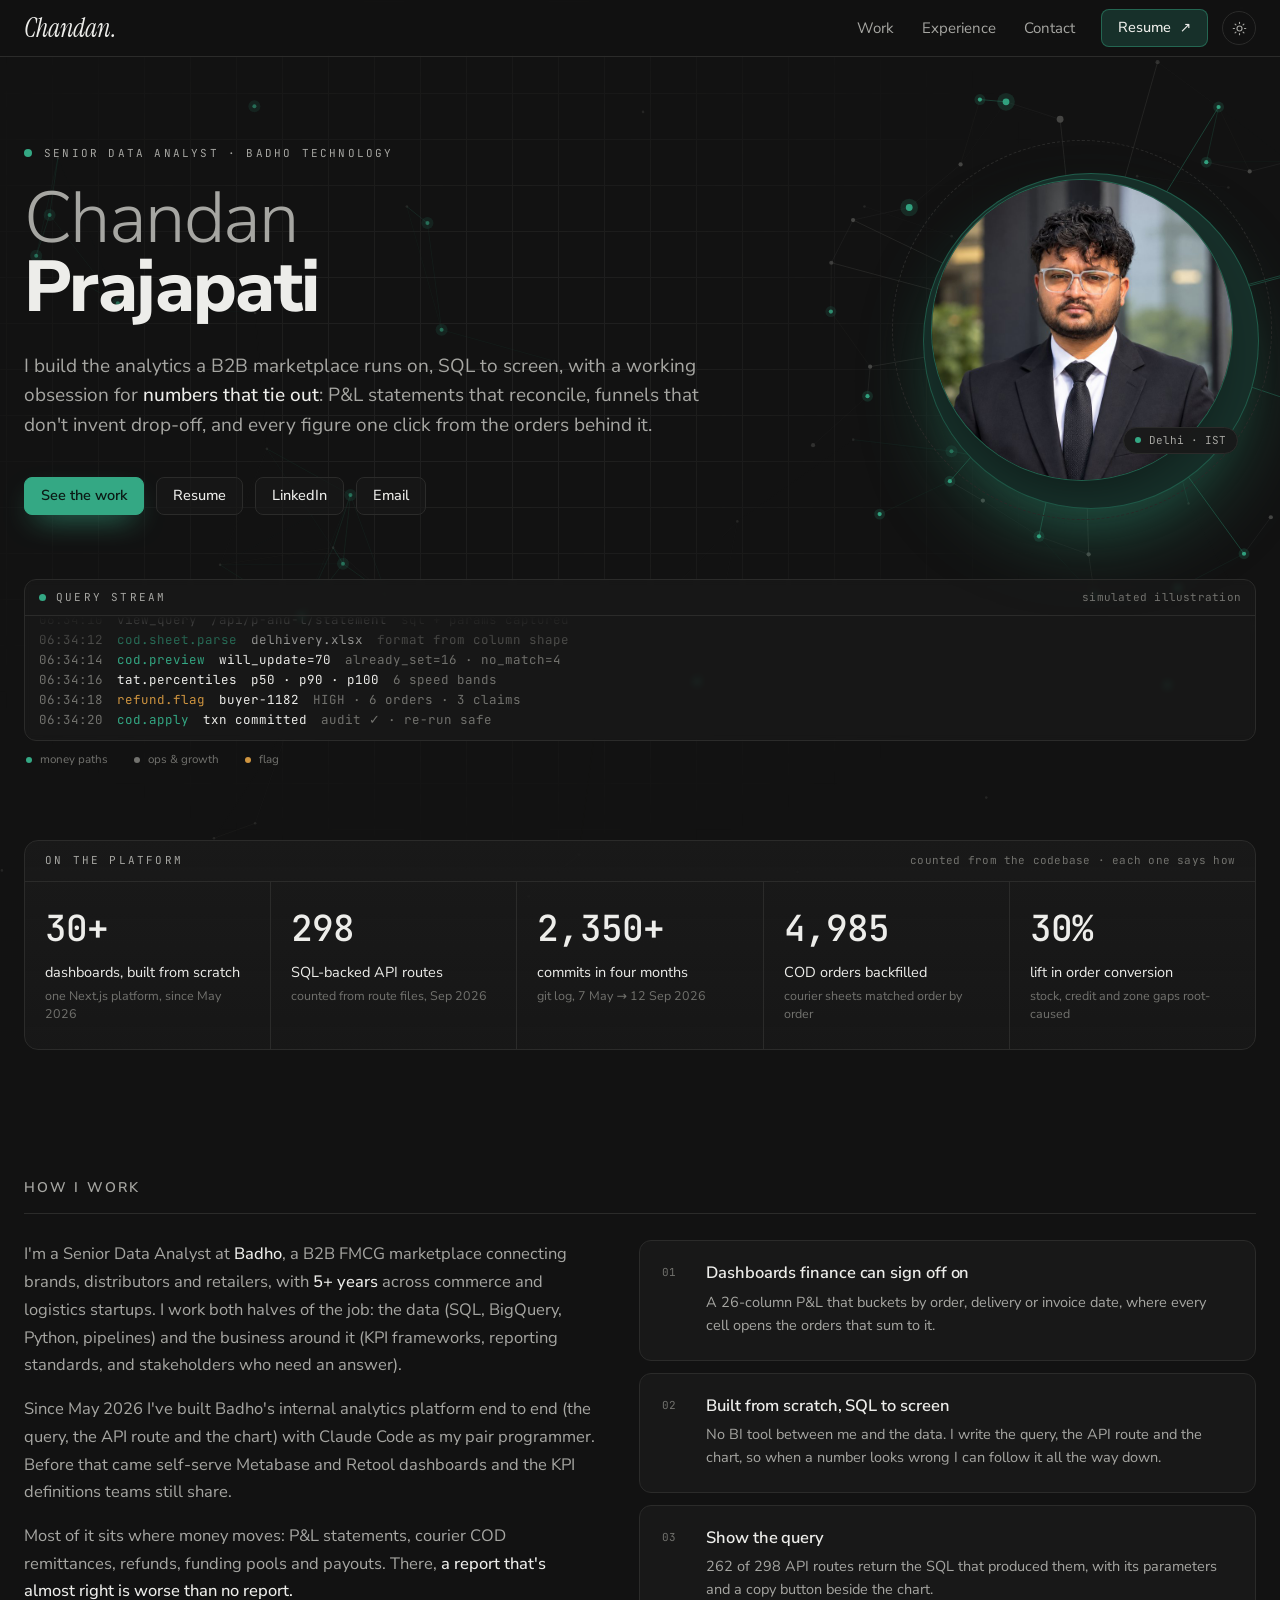
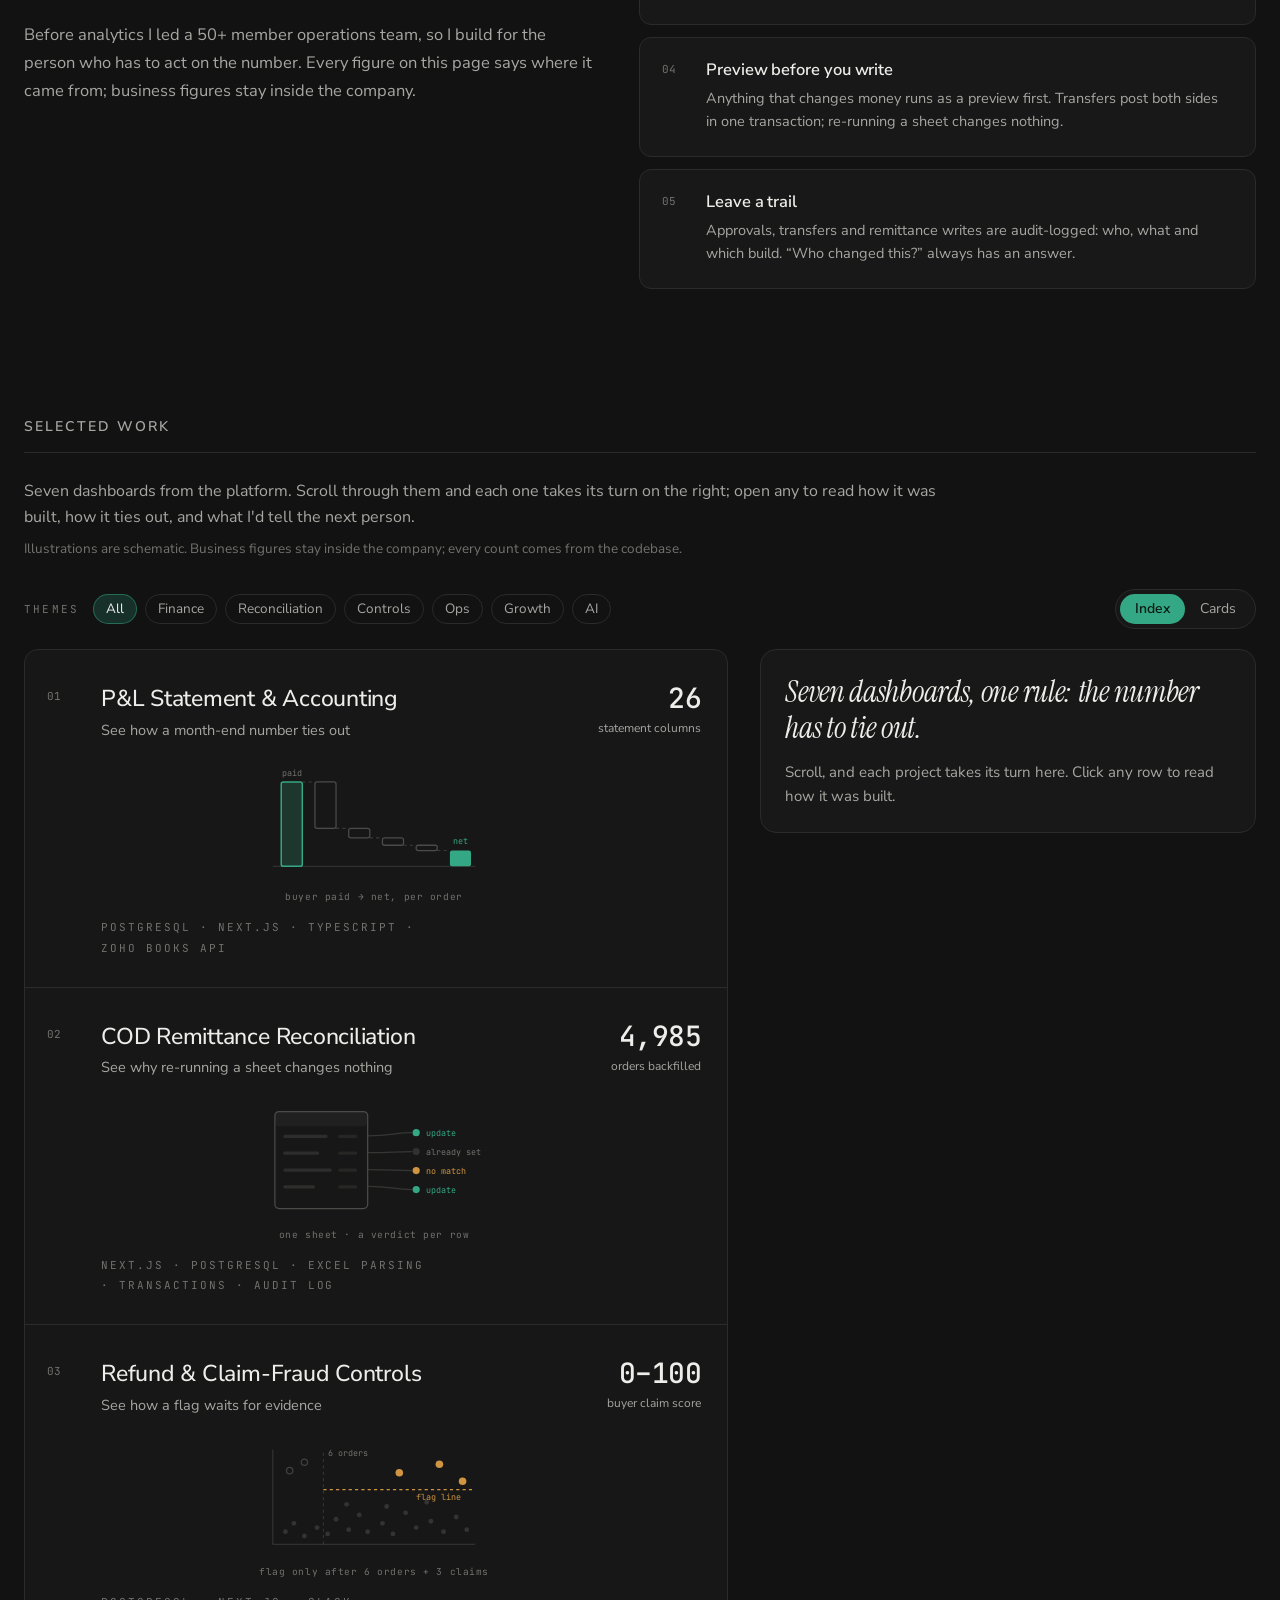
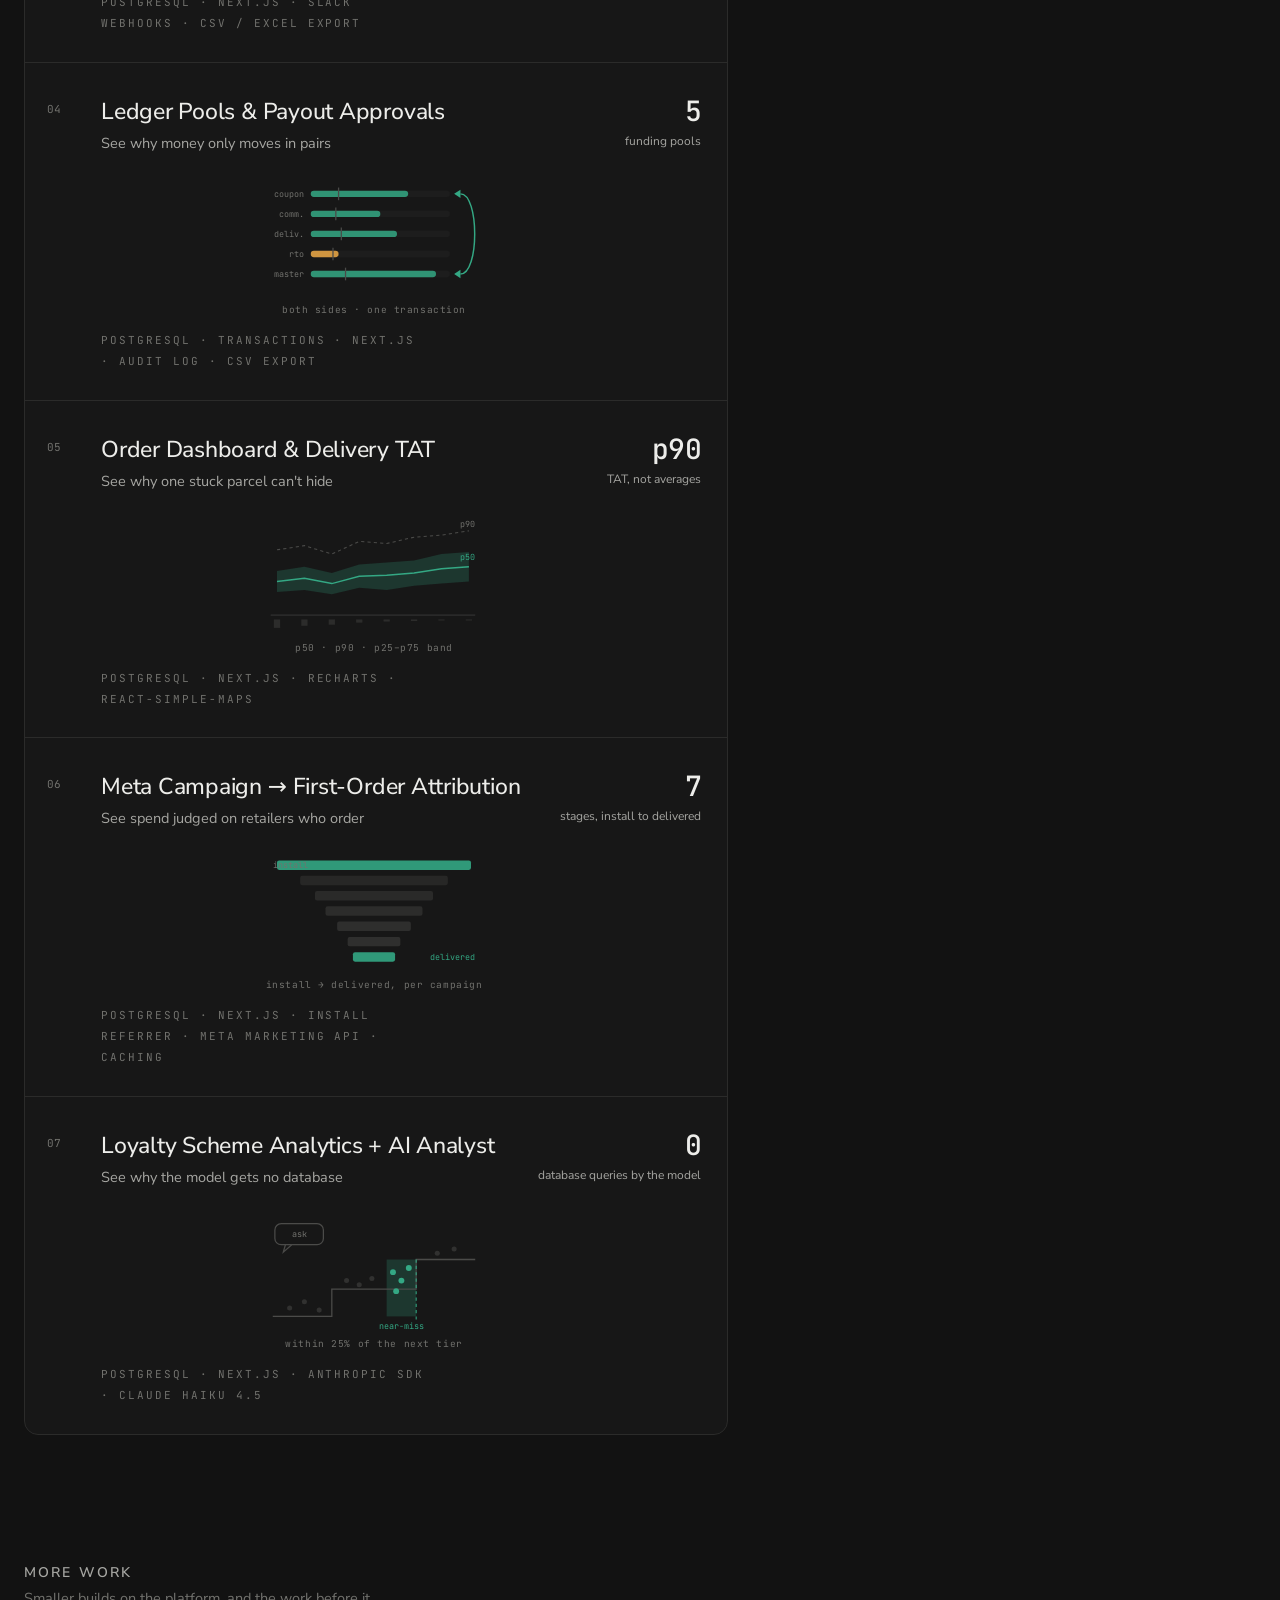
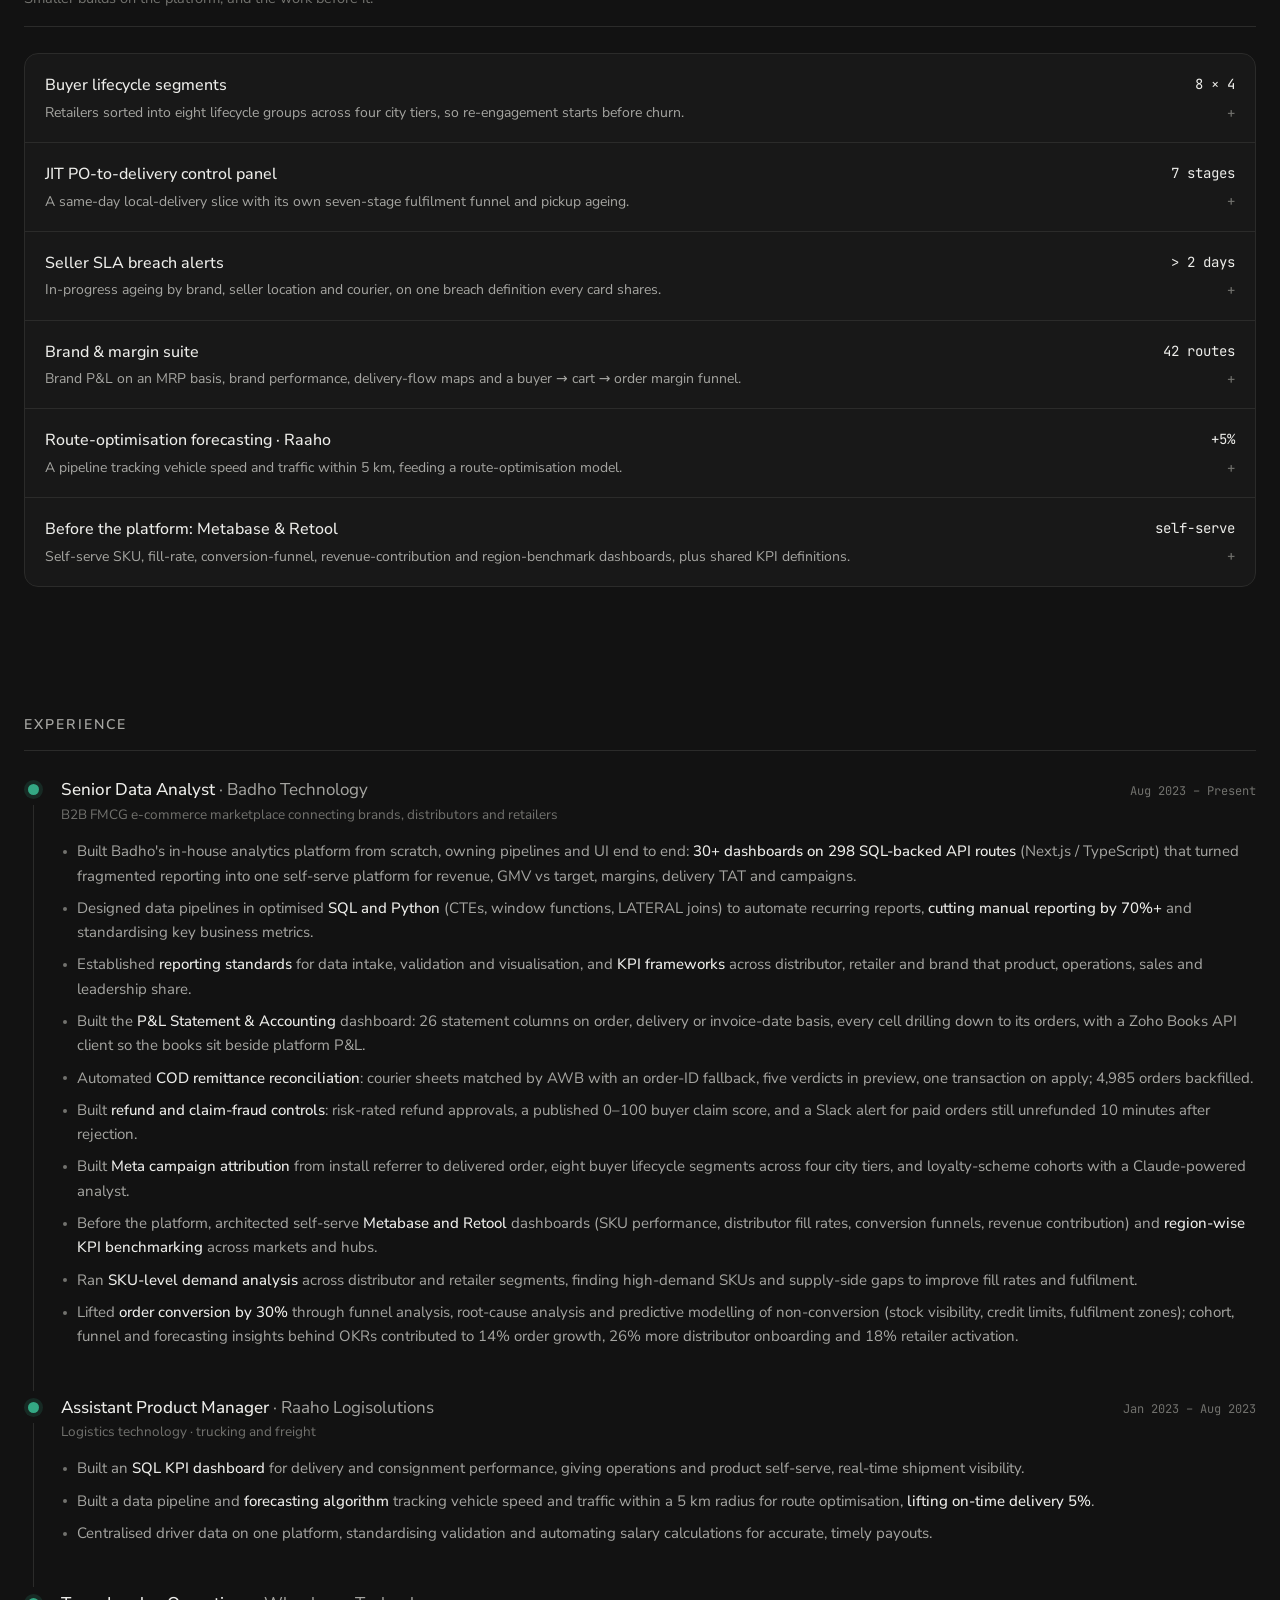
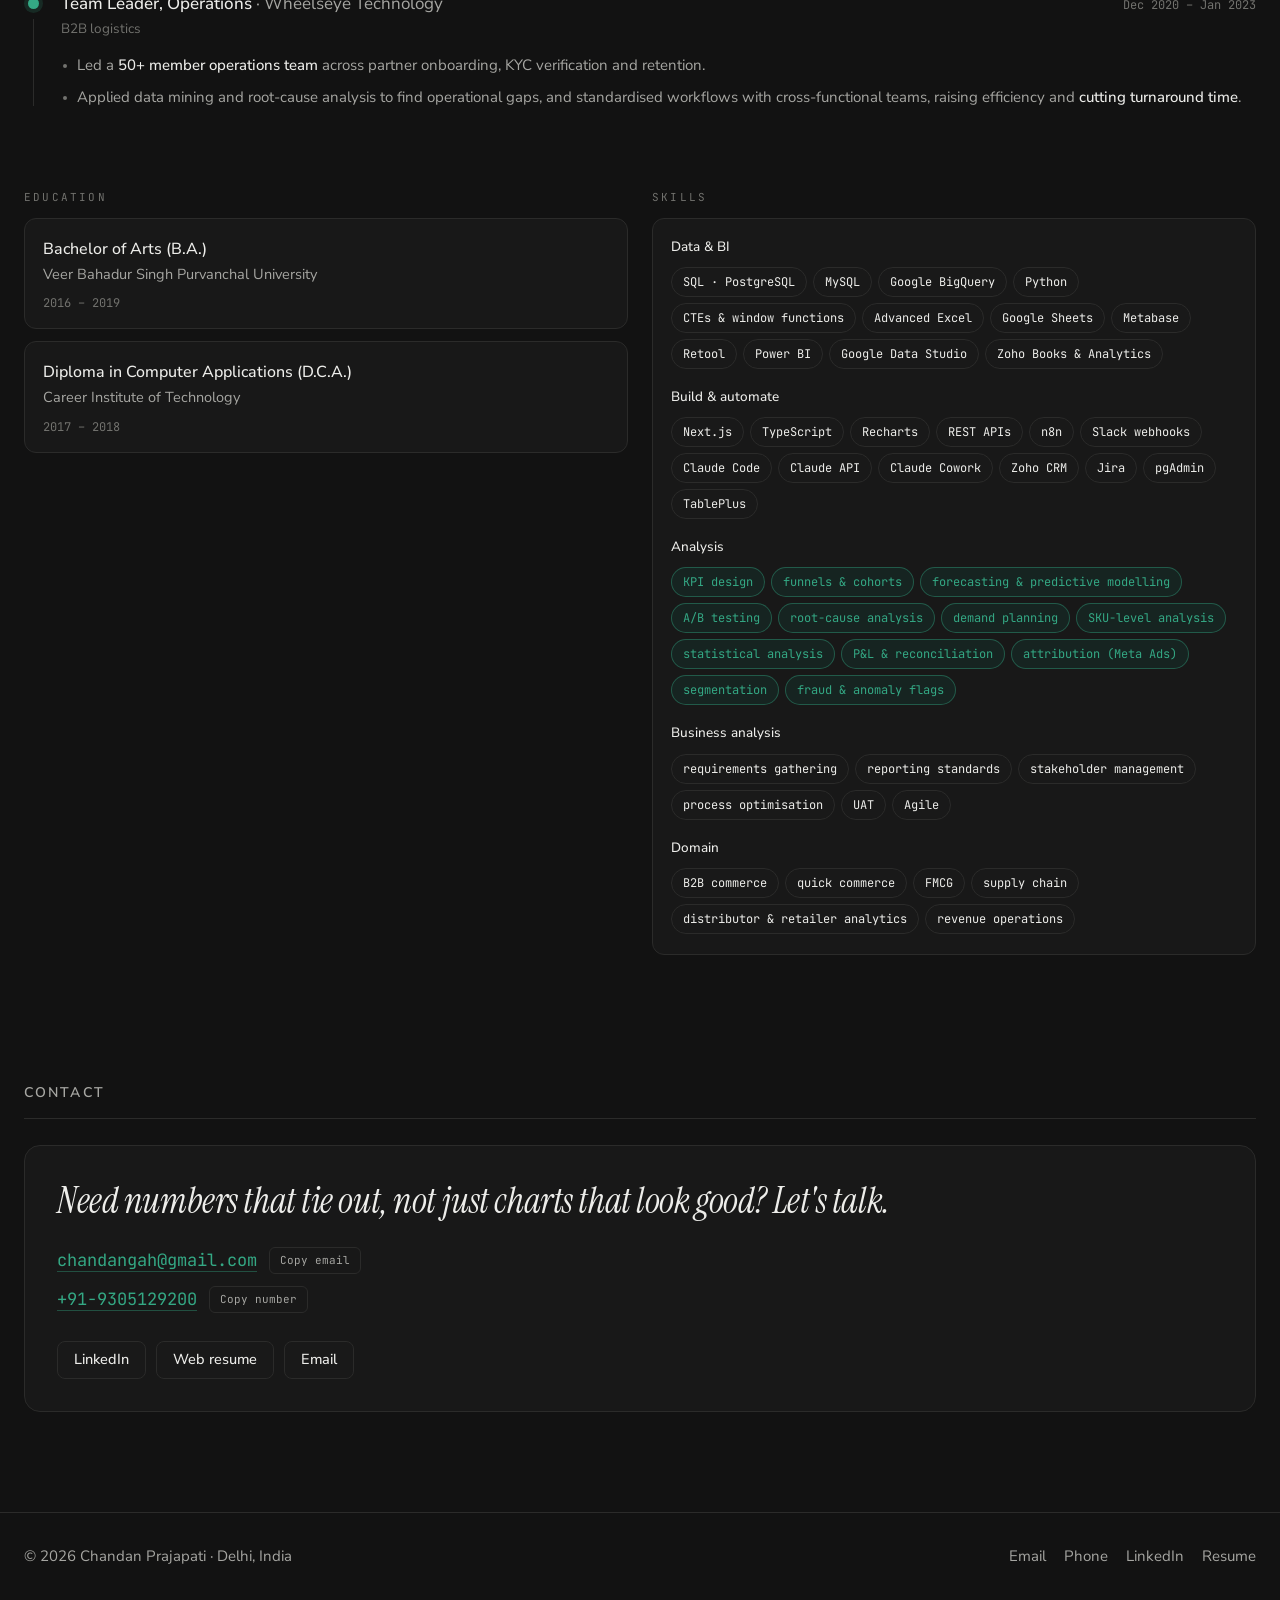
<file: index.html>
<!doctype html>
<html lang="en" data-theme="dark">
<head>
<meta charset="utf-8">
<meta name="viewport" content="width=device-width, initial-scale=1">
<title>Chandan Prajapati — Senior Data Analyst</title>
<meta name="description" content="Senior Data Analyst at Badho, 5+ years across B2B commerce and logistics. I build the analytics a B2B marketplace runs on, SQL to screen: pipelines, KPI frameworks, P&amp;L statements, reconciliations and funnels that tie out to the order.">
<meta property="og:title" content="Chandan Prajapati — Senior Data Analyst">
<meta property="og:description" content="Dashboards built from scratch, SQL to screen. Every figure drills down to the orders behind it.">
<meta property="og:type" content="website">
<meta name="theme-color" content="#121212">
<link rel="icon" href="favicon.svg" type="image/svg+xml">
<script>
  (function () {
    var t = null;
    try { t = localStorage.getItem("theme"); } catch (e) {}
    document.documentElement.dataset.theme = t === "light" ? "light" : "dark";
    document.documentElement.classList.add("js");
  })();
</script>
<link rel="preconnect" href="https://fonts.googleapis.com">
<link rel="preconnect" href="https://fonts.gstatic.com" crossorigin>
<link rel="stylesheet" href="https://fonts.googleapis.com/css2?family=Instrument+Serif:ital@0;1&amp;family=JetBrains+Mono:wght@400;500&amp;family=Nunito+Sans:wght@300;400;500;600;700;800&amp;display=swap">
<link rel="stylesheet" href="styles.css">
</head>
<body>
<a class="skip" href="#main">Skip to content</a>
<canvas id="bg" aria-hidden="true"></canvas>
<div id="progress" aria-hidden="true"></div>

<header class="top">
  <div class="wrap">
    <a class="logo" href="#top" aria-label="Chandan Prajapati, back to top">Chandan.</a>
    <nav class="nav" aria-label="Primary">
      <a class="link" href="#work">Work</a>
      <a class="link" href="#experience">Experience</a>
      <a class="link" href="#contact">Contact</a>
      <a class="btn btn-soft" href="resume.html">Resume <span class="ext" aria-hidden="true">↗</span></a>
      <button class="theme-btn" type="button" aria-label="Switch theme">
        <svg class="i-sun" viewBox="0 0 24 24" fill="none" stroke="currentColor" stroke-width="1.8" stroke-linecap="round" aria-hidden="true"><circle cx="12" cy="12" r="4"/><path d="M12 2v2M12 20v2M4.9 4.9l1.4 1.4M17.7 17.7l1.4 1.4M2 12h2M20 12h2M4.9 19.1l1.4-1.4M17.7 6.3l1.4-1.4"/></svg>
        <svg class="i-moon" viewBox="0 0 24 24" fill="none" stroke="currentColor" stroke-width="1.8" stroke-linecap="round" stroke-linejoin="round" aria-hidden="true"><path d="M21 12.8A9 9 0 1 1 11.2 3a7 7 0 0 0 9.8 9.8z"/></svg>
      </button>
    </nav>
  </div>
</header>

<main id="main">

  <!-- ============================== Hero ============================== -->
  <section class="hero" id="top">
    <div class="wrap">
      <div class="hero-grid">
        <div>
          <p class="eyebrow"><span class="dot" aria-hidden="true"></span>Senior Data Analyst · Badho Technology</p>
          <h1 class="name"><span class="first">Chandan</span><span class="last">Prajapati</span></h1>
          <p class="lede">I build the analytics a B2B marketplace runs on, SQL to screen, with a working obsession for <strong>numbers that tie out</strong>: P&amp;L statements that reconcile, funnels that don't invent drop-off, and every figure one click from the orders behind it.</p>
          <div class="cta">
            <a class="btn btn-primary" href="#work">See the work</a>
            <a class="btn" href="resume.html">Resume</a>
            <a class="btn" href="https://www.linkedin.com/in/chandan-prajapati-915568166/" target="_blank" rel="noopener">LinkedIn</a>
            <a class="btn" href="mailto:chandangah@gmail.com">Email</a>
          </div>
        </div>

        <div class="portrait-wrap">
          <canvas class="hero-net" aria-hidden="true"></canvas>
          <div class="portrait">
            <div class="portrait-card">
              <img src="headshot.jpg" alt="Chandan Prajapati" width="720" height="720" fetchpriority="high">
            </div>
            <span class="tag-live"><span class="dot" aria-hidden="true"></span>Delhi · IST</span>
          </div>
        </div>
      </div>

      <!-- Query stream: a simulated log, labelled as such -->
      <div class="stream" role="img" aria-label="Simulated stream of dashboard queries and reconciliation events">
        <div class="panel-head">
          <span class="l"><span class="dot" aria-hidden="true"></span>Query stream</span>
          <span class="aside">simulated illustration</span>
        </div>
        <div class="stream-body" id="stream"></div>
      </div>
      <div class="legend" aria-hidden="true">
        <span><i class="fin"></i>money paths</span>
        <span><i></i>ops &amp; growth</span>
        <span><i class="warn"></i>flag</span>
      </div>

      <!-- Stats band -->
      <div class="band" data-reveal>
        <div class="panel-head">
          <span>On the platform</span>
          <span class="aside">counted from the codebase · each one says how</span>
        </div>
        <div class="band-clip">
          <div class="band-grid">
            <div class="stat">
              <div class="v"><span data-count="30">30</span>+</div>
              <div class="l">dashboards, built from scratch</div>
              <div class="h">one Next.js platform, since May 2026</div>
            </div>
            <div class="stat">
              <div class="v"><span data-count="298">298</span></div>
              <div class="l">SQL-backed API routes</div>
              <div class="h">counted from route files, Sep 2026</div>
            </div>
            <div class="stat">
              <div class="v"><span data-count="2350">2,350</span>+</div>
              <div class="l">commits in four months</div>
              <div class="h">git log, 7 May → 12 Sep 2026</div>
            </div>
            <div class="stat">
              <div class="v"><span data-count="4985">4,985</span></div>
              <div class="l">COD orders backfilled</div>
              <div class="h">courier sheets matched order by order</div>
            </div>
            <div class="stat">
              <div class="v"><span data-count="30">30</span>%</div>
              <div class="l">lift in order conversion</div>
              <div class="h">stock, credit and zone gaps root-caused</div>
            </div>
          </div>
        </div>
      </div>
    </div>
  </section>

  <!-- ============================== How I work ============================== -->
  <section class="sec" id="about" aria-labelledby="about-title">
    <div class="wrap">
      <div class="sec-head"><h2 class="sec-title" id="about-title">How I work</h2></div>
      <div class="about">
        <div class="about-copy" data-reveal>
          <p>I'm a Senior Data Analyst at <strong>Badho</strong>, a B2B FMCG marketplace connecting brands, distributors and retailers, with <strong>5+ years</strong> across commerce and logistics startups. I work both halves of the job: the data (SQL, BigQuery, Python, pipelines) and the business around it (KPI frameworks, reporting standards, and stakeholders who need an answer).</p>
          <p>Since May 2026 I've built Badho's internal analytics platform end to end (the query, the API route and the chart) with Claude Code as my pair programmer. Before that came self-serve Metabase and Retool dashboards and the KPI definitions teams still share.</p>
          <p>Most of it sits where money moves: P&amp;L statements, courier COD remittances, refunds, funding pools and payouts. There, <strong>a report that's almost right is worse than no report.</strong></p>
          <p>Before analytics I led a 50+ member operations team, so I build for the person who has to act on the number. Every figure on this page says where it came from; business figures stay inside the company.</p>
        </div>
        <div class="pcards">
          <div class="pcard" data-reveal>
            <span class="n">01</span>
            <h3>Dashboards finance can sign off on</h3>
            <p>A 26-column P&amp;L that buckets by order, delivery or invoice date, where every cell opens the orders that sum to it.</p>
          </div>
          <div class="pcard" data-reveal>
            <span class="n">02</span>
            <h3>Built from scratch, SQL to screen</h3>
            <p>No BI tool between me and the data. I write the query, the API route and the chart, so when a number looks wrong I can follow it all the way down.</p>
          </div>
          <div class="pcard" data-reveal>
            <span class="n">03</span>
            <h3>Show the query</h3>
            <p>262 of 298 API routes return the SQL that produced them, with its parameters and a copy button beside the chart.</p>
          </div>
          <div class="pcard" data-reveal>
            <span class="n">04</span>
            <h3>Preview before you write</h3>
            <p>Anything that changes money runs as a preview first. Transfers post both sides in one transaction; re-running a sheet changes nothing.</p>
          </div>
          <div class="pcard" data-reveal>
            <span class="n">05</span>
            <h3>Leave a trail</h3>
            <p>Approvals, transfers and remittance writes are audit-logged: who, what and which build. “Who changed this?” always has an answer.</p>
          </div>
        </div>
      </div>
    </div>
  </section>

  <!-- ============================== Selected work ============================== -->
  <section class="sec" id="work" aria-labelledby="work-title">
    <div class="wrap">
      <div class="sec-head"><h2 class="sec-title" id="work-title">Selected work</h2></div>
      <p class="work-intro">Seven dashboards from the platform. Scroll through them and each one takes its turn on the right; open any to read how it was built, how it ties out, and what I'd tell the next person.</p>
      <p class="work-note">Illustrations are schematic. Business figures stay inside the company; every count comes from the codebase.</p>

      <div class="work-bar">
        <div class="chips" id="chips" role="group" aria-label="Filter by theme"><span class="lbl">Themes</span></div>
        <div class="seg" role="group" aria-label="Layout">
          <button type="button" data-view="index" aria-pressed="true">Index</button>
          <button type="button" data-view="cards" aria-pressed="false">Cards</button>
        </div>
      </div>

      <div class="work-grid" id="work-grid">
        <div class="plist" id="plist"></div>
        <aside class="ppanel" aria-live="polite">
          <div class="pp"><div class="pp-body" id="pp-body">
            <div class="pp-intro">
              <p class="big">Seven dashboards, one rule: the number has to tie out.</p>
              <p>Scroll, and each project takes its turn here. Click any row to read how it was built.</p>
            </div>
          </div></div>
        </aside>
      </div>
      <noscript><p class="work-note">The project index needs JavaScript. The <a href="resume.html">web resume</a> lists the same work.</p></noscript>
    </div>
  </section>

  <!-- ============================== More work ============================== -->
  <section class="sec" id="more" aria-labelledby="more-title">
    <div class="wrap">
      <div class="sec-head">
        <div><h2 class="sec-title" id="more-title">More work</h2><p class="sec-sub">Smaller builds on the platform, and the work before it.</p></div>
      </div>
      <div class="more" data-reveal>
        <details>
          <summary><span class="t">Buyer lifecycle segments</span><span class="d">Retailers sorted into eight lifecycle groups across four city tiers, so re-engagement starts before churn.</span><span class="m">8 × 4</span></summary>
          <div class="body"><b>Power, Active, Priority, New, First-Time, Sporadic, Lapsed and Bounce-Back</b>, each split by city tier. Campaigns get a win-back list and an activation list instead of one blast to everyone.</div>
        </details>
        <details>
          <summary><span class="t">JIT PO-to-delivery control panel</span><span class="d">A same-day local-delivery slice with its own seven-stage fulfilment funnel and pickup ageing.</span><span class="m">7 stages</span></summary>
          <div class="body">Vendor acceptance → first-mile pickup → ready for dispatch → out for delivery → delivered, with pickups aged <b>D-0 to D-4</b> and every open order aged in its current status. Built at launch, so there are no results worth quoting yet.</div>
        </details>
        <details>
          <summary><span class="t">Seller SLA breach alerts</span><span class="d">In-progress ageing by brand, seller location and courier, on one breach definition every card shares.</span><span class="m">&gt; 2 days</span></summary>
          <div class="body">An order breaches after <b>more than 2 days, Sundays excluded</b>. The definition lives in one place, so the headline card, the drill-down and the alert can never disagree about what “late” means.</div>
        </details>
        <details>
          <summary><span class="t">Brand &amp; margin suite</span><span class="d">Brand P&amp;L on an MRP basis, brand performance, delivery-flow maps and a buyer → cart → order margin funnel.</span><span class="m">42 routes</span></summary>
          <div class="body">Four dashboards on 42 API routes: brand P&amp;L at MRP, brand performance, side-by-side delivery-flow maps, and a <b>daily-active-buyer → cart → order</b> margin funnel.</div>
        </details>
        <details>
          <summary><span class="t">Route-optimisation forecasting · Raaho</span><span class="d">A pipeline tracking vehicle speed and traffic within 5 km, feeding a route-optimisation model.</span><span class="m">+5%</span></summary>
          <div class="body">Built the data pipeline and algorithm that tracked vehicle speed and traffic conditions within a 5 km radius. It lifted <b>on-time delivery by 5%</b>, alongside an SQL KPI dashboard that gave operations real-time shipment visibility.</div>
        </details>
        <details>
          <summary><span class="t">Before the platform: Metabase &amp; Retool</span><span class="d">Self-serve SKU, fill-rate, conversion-funnel, revenue-contribution and region-benchmark dashboards, plus shared KPI definitions.</span><span class="m">self-serve</span></summary>
          <div class="body">The first two years of analytics at Badho: self-serve Metabase and Retool dashboards, <b>region-wise KPI benchmarking</b> across markets and hubs, SKU-level demand analysis, and the <b>KPI definitions distributor, retailer and brand teams share</b>. Automating those recurring reports in SQL and Python cut manual reporting by 70%+.</div>
        </details>
      </div>
    </div>
  </section>

  <!-- ============================== Experience ============================== -->
  <section class="sec" id="experience" aria-labelledby="xp-title">
    <div class="wrap">
      <div class="sec-head"><h2 class="sec-title" id="xp-title">Experience</h2></div>
      <div class="xp">
        <article class="xp-item" data-reveal>
          <div class="xp-head">
            <h3 class="xp-role">Senior Data Analyst <span class="xp-org">· Badho Technology</span></h3>
            <span class="xp-date">Aug 2023 – Present</span>
          </div>
          <p class="xp-ctx">B2B FMCG e-commerce marketplace connecting brands, distributors and retailers</p>
          <ul>
            <li>Built Badho's in-house analytics platform from scratch, owning pipelines and UI end to end: <b>30+ dashboards on 298 SQL-backed API routes</b> (Next.js / TypeScript) that turned fragmented reporting into one self-serve platform for revenue, GMV vs target, margins, delivery TAT and campaigns.</li>
            <li>Designed data pipelines in optimised <b>SQL and Python</b> (CTEs, window functions, LATERAL joins) to automate recurring reports, <b>cutting manual reporting by 70%+</b> and standardising key business metrics.</li>
            <li>Established <b>reporting standards</b> for data intake, validation and visualisation, and <b>KPI frameworks</b> across distributor, retailer and brand that product, operations, sales and leadership share.</li>
            <li>Built the <b>P&amp;L Statement &amp; Accounting</b> dashboard: 26 statement columns on order, delivery or invoice-date basis, every cell drilling down to its orders, with a Zoho Books API client so the books sit beside platform P&amp;L.</li>
            <li>Automated <b>COD remittance reconciliation</b>: courier sheets matched by AWB with an order-ID fallback, five verdicts in preview, one transaction on apply; 4,985 orders backfilled.</li>
            <li>Built <b>refund and claim-fraud controls</b>: risk-rated refund approvals, a published 0–100 buyer claim score, and a Slack alert for paid orders still unrefunded 10 minutes after rejection.</li>
            <li>Built <b>Meta campaign attribution</b> from install referrer to delivered order, eight buyer lifecycle segments across four city tiers, and loyalty-scheme cohorts with a Claude-powered analyst.</li>
            <li>Before the platform, architected self-serve <b>Metabase and Retool</b> dashboards (SKU performance, distributor fill rates, conversion funnels, revenue contribution) and <b>region-wise KPI benchmarking</b> across markets and hubs.</li>
            <li>Ran <b>SKU-level demand analysis</b> across distributor and retailer segments, finding high-demand SKUs and supply-side gaps to improve fill rates and fulfilment.</li>
            <li>Lifted <b>order conversion by 30%</b> through funnel analysis, root-cause analysis and predictive modelling of non-conversion (stock visibility, credit limits, fulfilment zones); cohort, funnel and forecasting insights behind OKRs contributed to 14% order growth, 26% more distributor onboarding and 18% retailer activation.</li>
          </ul>
        </article>
        <article class="xp-item" data-reveal>
          <div class="xp-head">
            <h3 class="xp-role">Assistant Product Manager <span class="xp-org">· Raaho Logisolutions</span></h3>
            <span class="xp-date">Jan 2023 – Aug 2023</span>
          </div>
          <p class="xp-ctx">Logistics technology · trucking and freight</p>
          <ul>
            <li>Built an <b>SQL KPI dashboard</b> for delivery and consignment performance, giving operations and product self-serve, real-time shipment visibility.</li>
            <li>Built a data pipeline and <b>forecasting algorithm</b> tracking vehicle speed and traffic within a 5 km radius for route optimisation, <b>lifting on-time delivery 5%</b>.</li>
            <li>Centralised driver data on one platform, standardising validation and automating salary calculations for accurate, timely payouts.</li>
          </ul>
        </article>
        <article class="xp-item" data-reveal>
          <div class="xp-head">
            <h3 class="xp-role">Team Leader, Operations <span class="xp-org">· Wheelseye Technology</span></h3>
            <span class="xp-date">Dec 2020 – Jan 2023</span>
          </div>
          <p class="xp-ctx">B2B logistics</p>
          <ul>
            <li>Led a <b>50+ member operations team</b> across partner onboarding, KYC verification and retention.</li>
            <li>Applied data mining and root-cause analysis to find operational gaps, and standardised workflows with cross-functional teams, raising efficiency and <b>cutting turnaround time</b>.</li>
          </ul>
        </article>
      </div>

      <div class="two">
        <div data-reveal>
          <h3 class="mini-title">Education</h3>
          <div class="edu-card">
            <h4>Bachelor of Arts (B.A.)</h4>
            <p class="s">Veer Bahadur Singh Purvanchal University</p>
            <p class="y">2016 – 2019</p>
          </div>
          <div class="edu-card">
            <h4>Diploma in Computer Applications (D.C.A.)</h4>
            <p class="s">Career Institute of Technology</p>
            <p class="y">2017 – 2018</p>
          </div>
        </div>
        <div data-reveal>
          <h3 class="mini-title" id="skills">Skills</h3>
          <div class="skills">
            <div class="sk">
              <h5>Data &amp; BI</h5>
              <div class="tags">
                <span class="tag">SQL · PostgreSQL</span><span class="tag">MySQL</span><span class="tag">Google BigQuery</span><span class="tag">Python</span><span class="tag">CTEs &amp; window functions</span><span class="tag">Advanced Excel</span><span class="tag">Google Sheets</span><span class="tag">Metabase</span><span class="tag">Retool</span><span class="tag">Power BI</span><span class="tag">Google Data Studio</span><span class="tag">Zoho Books &amp; Analytics</span>
              </div>
            </div>
            <div class="sk">
              <h5>Build &amp; automate</h5>
              <div class="tags">
                <span class="tag">Next.js</span><span class="tag">TypeScript</span><span class="tag">Recharts</span><span class="tag">REST APIs</span><span class="tag">n8n</span><span class="tag">Slack webhooks</span><span class="tag">Claude Code</span><span class="tag">Claude API</span><span class="tag">Claude Cowork</span><span class="tag">Zoho CRM</span><span class="tag">Jira</span><span class="tag">pgAdmin</span><span class="tag">TablePlus</span>
              </div>
            </div>
            <div class="sk">
              <h5>Analysis</h5>
              <div class="tags">
                <span class="tag acc">KPI design</span><span class="tag acc">funnels &amp; cohorts</span><span class="tag acc">forecasting &amp; predictive modelling</span><span class="tag acc">A/B testing</span><span class="tag acc">root-cause analysis</span><span class="tag acc">demand planning</span><span class="tag acc">SKU-level analysis</span><span class="tag acc">statistical analysis</span><span class="tag acc">P&amp;L &amp; reconciliation</span><span class="tag acc">attribution (Meta Ads)</span><span class="tag acc">segmentation</span><span class="tag acc">fraud &amp; anomaly flags</span>
              </div>
            </div>
            <div class="sk">
              <h5>Business analysis</h5>
              <div class="tags">
                <span class="tag">requirements gathering</span><span class="tag">reporting standards</span><span class="tag">stakeholder management</span><span class="tag">process optimisation</span><span class="tag">UAT</span><span class="tag">Agile</span>
              </div>
            </div>
            <div class="sk">
              <h5>Domain</h5>
              <div class="tags">
                <span class="tag">B2B commerce</span><span class="tag">quick commerce</span><span class="tag">FMCG</span><span class="tag">supply chain</span><span class="tag">distributor &amp; retailer analytics</span><span class="tag">revenue operations</span>
              </div>
            </div>
          </div>
        </div>
      </div>
    </div>
  </section>

  <!-- ============================== Contact ============================== -->
  <section class="sec" id="contact" aria-labelledby="contact-title">
    <div class="wrap">
      <div class="sec-head"><h2 class="sec-title" id="contact-title">Contact</h2></div>
      <div class="contact-card" data-reveal>
        <p class="big">Need numbers that tie out, not just charts that look good? Let's talk.</p>
        <div class="cline">
          <a href="mailto:chandangah@gmail.com">chandangah@gmail.com</a>
          <button class="copy" type="button" data-copy="chandangah@gmail.com">Copy email</button>
        </div>
        <div class="cline">
          <a href="tel:+919305129200">+91-9305129200</a>
          <button class="copy" type="button" data-copy="+919305129200">Copy number</button>
        </div>
        <div class="clinks">
          <a class="btn" href="https://www.linkedin.com/in/chandan-prajapati-915568166/" target="_blank" rel="noopener">LinkedIn</a>
          <a class="btn" href="resume.html">Web resume</a>
          <a class="btn" href="mailto:chandangah@gmail.com">Email</a>
        </div>
      </div>
    </div>
  </section>
</main>

<footer class="foot">
  <div class="wrap">
    <span>© <span id="year">2026</span> Chandan Prajapati · Delhi, India</span>
    <nav aria-label="Footer">
      <a href="mailto:chandangah@gmail.com">Email</a>
      <a href="tel:+919305129200">Phone</a>
      <a href="https://www.linkedin.com/in/chandan-prajapati-915568166/" target="_blank" rel="noopener">LinkedIn</a>
      <a href="resume.html">Resume</a>
    </nav>
  </div>
</footer>

<script src="projects.js"></script>
<script src="app.js"></script>
</body>
</html>
</file>
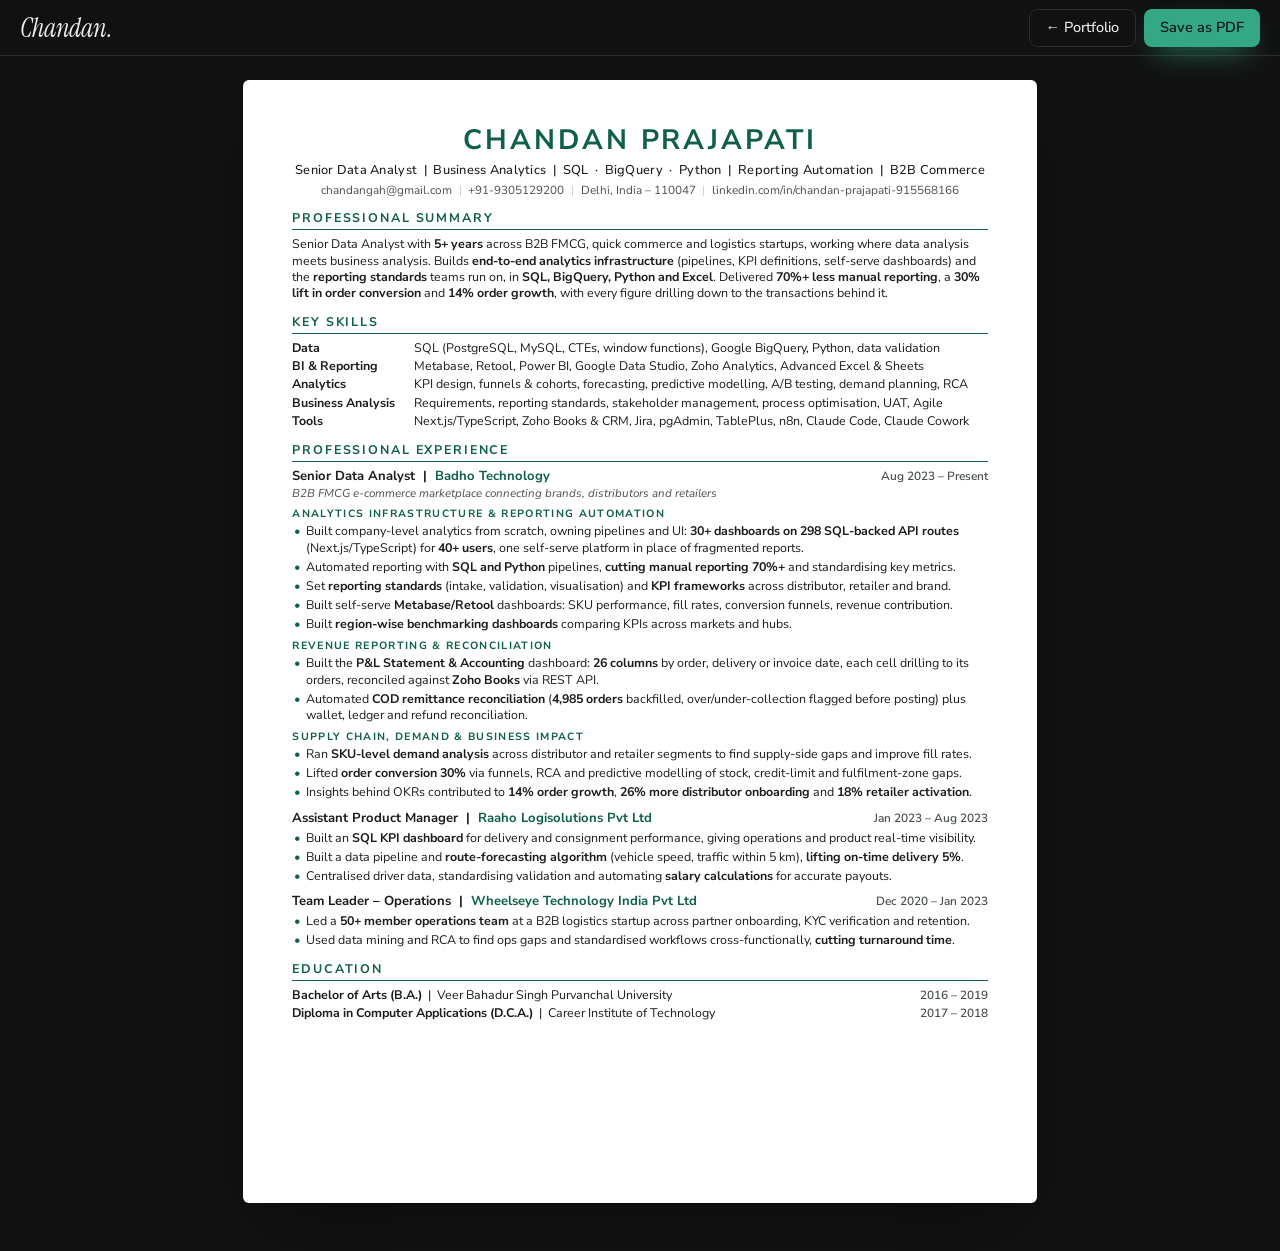
<file: resume.html>
<!doctype html>
<html lang="en">
<head>
<meta charset="utf-8">
<meta name="viewport" content="width=device-width, initial-scale=1">
<title>Chandan Prajapati — Resume</title>
<meta name="description" content="Resume of Chandan Prajapati, Senior Data Analyst: SQL, BigQuery and Python analytics, self-serve dashboards, reporting automation and reconciliation in B2B commerce.">
<link rel="icon" href="favicon.svg" type="image/svg+xml">
<script>
  (function () {
    var t = null;
    try { t = localStorage.getItem("theme"); } catch (e) {}
    document.documentElement.dataset.theme = t === "light" ? "light" : "dark";
  })();
</script>
<link rel="preconnect" href="https://fonts.googleapis.com">
<link rel="preconnect" href="https://fonts.gstatic.com" crossorigin>
<link rel="stylesheet" href="https://fonts.googleapis.com/css2?family=Instrument+Serif:ital@1&amp;family=Nunito+Sans:wght@400;500;600;700;800&amp;display=swap">
<style>
  @page { size: A4; margin: 0; }
  :root { --ink: #1a1d1b; --muted: #4a514d; --accent: #0f5f4a; --rule: #c7d6cf; --page-bg: #f3eee4; --bar-bg: rgba(243, 238, 228, .84); --bar-ink: #1f1c18; --bar-line: #e1d9c9; }
  :root[data-theme="dark"] { --page-bg: #121212; --bar-bg: rgba(18, 18, 18, .84); --bar-ink: #ededea; --bar-line: #2b2b2a; }
  * { box-sizing: border-box; }
  html, body { margin: 0; padding: 0; }
  body {
    font-family: "Nunito Sans", "Helvetica Neue", Helvetica, Arial, sans-serif;
    font-size: 9.35pt; line-height: 1.3; color: var(--ink);
    -webkit-print-color-adjust: exact; print-color-adjust: exact;
  }
  .page { width: 210mm; min-height: 297mm; padding: 11mm 13mm 9mm; background: #fff; }
  a { color: inherit; text-decoration: none; }

  header { text-align: center; margin-bottom: 7pt; }
  h1 { margin: 0; font-size: 21pt; font-weight: 700; letter-spacing: 2.2pt; color: var(--accent); }
  .headline { margin-top: 3pt; font-size: 9.6pt; font-weight: 500; letter-spacing: 0.2pt; }
  .contact { margin-top: 3pt; font-size: 8.8pt; color: var(--muted); }
  .contact .sep { margin: 0 5pt; color: var(--rule); }

  h2 { margin: 9.5pt 0 4.5pt; padding-bottom: 2pt; font-size: 9.4pt; font-weight: 700; letter-spacing: 1.4pt; text-transform: uppercase; color: var(--accent); border-bottom: 0.9pt solid var(--accent); }
  p.summary { margin: 0; }
  .skills { display: grid; grid-template-columns: 30mm 1fr; row-gap: 1.6pt; column-gap: 6pt; margin: 0; }
  .skills dt { font-weight: 700; }
  .skills dd { margin: 0; }
  .role { margin-top: 7pt; }
  .role:first-of-type { margin-top: 0; }
  .role-head { display: flex; justify-content: space-between; align-items: baseline; gap: 8pt; }
  .role-title { font-weight: 700; font-size: 9.8pt; }
  .role-title .org { color: var(--accent); }
  .dates { font-weight: 600; font-size: 8.9pt; color: var(--muted); white-space: nowrap; }
  .role-sub { font-size: 8.6pt; font-style: italic; color: var(--muted); margin-top: 0.5pt; }
  .group { margin: 5pt 0 1.8pt; font-size: 7.9pt; font-weight: 700; letter-spacing: 1pt; text-transform: uppercase; color: var(--accent); }
  ul { margin: 2pt 0 0; padding: 0; list-style: none; }
  li { position: relative; padding-left: 10pt; margin-bottom: 2.2pt; }
  li::before { content: "•"; position: absolute; left: 1pt; color: var(--accent); font-weight: 700; }
  b { font-weight: 700; }
  .edu { display: flex; justify-content: space-between; align-items: baseline; gap: 8pt; margin-bottom: 1.5pt; }

  /* Screen only: a toolbar and a centred sheet */
  .bar { display: none; }
  @media screen {
    body { background: var(--page-bg); padding: 80px 16px 48px; }
    .page { margin: 0 auto; box-shadow: 0 1px 2px rgba(0, 0, 0, .12), 0 30px 80px -24px rgba(0, 0, 0, .45); border-radius: 6px; }
    .bar {
      display: flex; justify-content: space-between; align-items: center; gap: 12px;
      position: fixed; top: 0; left: 0; right: 0; z-index: 10; height: 56px; padding: 0 max(20px, calc((100vw - 1240px) / 2));
      background: var(--bar-bg); backdrop-filter: blur(14px); -webkit-backdrop-filter: blur(14px);
      border-bottom: 1px solid var(--bar-line); color: var(--bar-ink);
      font: 500 14.5px/1 "Nunito Sans", -apple-system, BlinkMacSystemFont, "Segoe UI", sans-serif;
    }
    .bar .logo { font: italic 400 26px/1 "Instrument Serif", Georgia, serif; letter-spacing: -.005em; }
    .bar .acts { display: flex; align-items: center; gap: 8px; }
    .bar a.lnk, .bar button { display: inline-flex; align-items: center; gap: 8px; height: 38px; padding: 0 16px; border-radius: 8px; font: inherit; cursor: pointer; transition: transform .16s cubic-bezier(.23, 1, .32, 1), filter .2s ease, border-color .2s ease; }
    .bar a.lnk { border: 1px solid var(--bar-line); }
    .bar a.lnk:hover { border-color: #72726e; }
    .bar button { border: 0; background: #34a884; color: #0b1a15; font-weight: 600; box-shadow: 0 12px 30px -12px #34a884; }
    .bar button:hover { filter: brightness(1.07); }
    .bar a:active, .bar button:active { transform: scale(.97); }
    .bar :focus-visible { outline: 2px solid #34a884; outline-offset: 2px; }
  }
  @media screen and (max-width: 820px) {
    body { padding: 68px 0 0; background: #fff; font-size: 10.5pt; }
    .page { width: auto; min-height: 0; padding: 20px 18px 36px; box-shadow: none; border-radius: 0; }
    h1 { font-size: 20pt; letter-spacing: 1.5pt; }
    .contact .sep { display: none; }
    .contact a, .contact span.item { display: block; margin-top: 2pt; }
    .skills { grid-template-columns: 1fr; }
    .skills dd { margin-bottom: 4pt; }
    .role-head, .edu { flex-wrap: wrap; }
  }
  @media print { body { background: #fff; padding: 0; } .page { box-shadow: none; margin: 0; } }
</style>
</head>
<body>
<nav class="bar" aria-label="Resume actions">
  <a class="logo" href="index.html">Chandan.</a>
  <div class="acts">
    <a class="lnk" href="index.html">← Portfolio</a>
    <button type="button" onclick="window.print()">Save as PDF</button>
  </div>
</nav>

<main class="page">

  <header>
    <h1>CHANDAN PRAJAPATI</h1>
    <div class="headline">Senior Data Analyst &nbsp;|&nbsp; Business Analytics &nbsp;|&nbsp; SQL &nbsp;·&nbsp; BigQuery &nbsp;·&nbsp; Python &nbsp;|&nbsp; Reporting Automation &nbsp;|&nbsp; B2B Commerce</div>
    <div class="contact">
      <a href="mailto:chandangah@gmail.com">chandangah@gmail.com</a><span class="sep">|</span><a href="tel:+919305129200">+91-9305129200</a><span class="sep">|</span><span class="item">Delhi, India – 110047</span><span class="sep">|</span><a href="https://www.linkedin.com/in/chandan-prajapati-915568166/">linkedin.com/in/chandan-prajapati-915568166</a>
    </div>
  </header>

  <h2>Professional Summary</h2>
  <p class="summary">
    Senior Data Analyst with <b>5+ years</b> across B2B FMCG, quick commerce and logistics startups, working where data analysis meets business
    analysis. Builds <b>end-to-end analytics infrastructure</b> (pipelines, KPI definitions, self-serve dashboards) and the <b>reporting standards</b>
    teams run on, in <b>SQL, BigQuery, Python and Excel</b>. Delivered <b>70%+ less manual reporting</b>, a <b>30% lift in order conversion</b> and
    <b>14% order growth</b>, with every figure drilling down to the transactions behind it.
  </p>

  <h2>Key Skills</h2>
  <dl class="skills">
    <dt>Data</dt>
    <dd>SQL (PostgreSQL, MySQL, CTEs, window functions), Google BigQuery, Python, data validation</dd>
    <dt>BI &amp; Reporting</dt>
    <dd>Metabase, Retool, Power BI, Google Data Studio, Zoho Analytics, Advanced Excel &amp; Sheets</dd>
    <dt>Analytics</dt>
    <dd>KPI design, funnels &amp; cohorts, forecasting, predictive modelling, A/B testing, demand planning, RCA</dd>
    <dt>Business Analysis</dt>
    <dd>Requirements, reporting standards, stakeholder management, process optimisation, UAT, Agile</dd>
    <dt>Tools</dt>
    <dd>Next.js/TypeScript, Zoho Books &amp; CRM, Jira, pgAdmin, TablePlus, n8n, Claude Code, Claude Cowork</dd>
  </dl>

  <h2>Professional Experience</h2>

  <div class="role">
    <div class="role-head">
      <div class="role-title">Senior Data Analyst &nbsp;|&nbsp; <span class="org">Badho Technology</span></div>
      <div class="dates">Aug 2023 – Present</div>
    </div>
    <div class="role-sub">B2B FMCG e-commerce marketplace connecting brands, distributors and retailers</div>

    <div class="group">Analytics Infrastructure &amp; Reporting Automation</div>
    <ul>
      <li>Built company-level analytics from scratch, owning pipelines and UI: <b>30+ dashboards on 298 SQL-backed API routes</b> (Next.js/TypeScript) for <b>40+ users</b>, one self-serve platform in place of fragmented reports.</li>
      <li>Automated reporting with <b>SQL and Python</b> pipelines, <b>cutting manual reporting 70%+</b> and standardising key metrics.</li>
      <li>Set <b>reporting standards</b> (intake, validation, visualisation) and <b>KPI frameworks</b> across distributor, retailer and brand.</li>
      <li>Built self-serve <b>Metabase/Retool</b> dashboards: SKU performance, fill rates, conversion funnels, revenue contribution.</li>
      <li>Built <b>region-wise benchmarking dashboards</b> comparing KPIs across markets and hubs.</li>
    </ul>

    <div class="group">Revenue Reporting &amp; Reconciliation</div>
    <ul>
      <li>Built the <b>P&amp;L Statement &amp; Accounting</b> dashboard: <b>26 columns</b> by order, delivery or invoice date, each cell drilling to its orders, reconciled against <b>Zoho Books</b> via REST API.</li>
      <li>Automated <b>COD remittance reconciliation</b> (<b>4,985 orders</b> backfilled, over/under-collection flagged before posting) plus wallet, ledger and refund reconciliation.</li>
    </ul>

    <div class="group">Supply Chain, Demand &amp; Business Impact</div>
    <ul>
      <li>Ran <b>SKU-level demand analysis</b> across distributor and retailer segments to find supply-side gaps and improve fill rates.</li>
      <li>Lifted <b>order conversion 30%</b> via funnels, RCA and predictive modelling of stock, credit-limit and fulfilment-zone gaps.</li>
      <li>Insights behind OKRs contributed to <b>14% order growth</b>, <b>26% more distributor onboarding</b> and <b>18% retailer activation</b>.</li>
    </ul>
  </div>

  <div class="role">
    <div class="role-head">
      <div class="role-title">Assistant Product Manager &nbsp;|&nbsp; <span class="org">Raaho Logisolutions Pvt Ltd</span></div>
      <div class="dates">Jan 2023 – Aug 2023</div>
    </div>
    <ul>
      <li>Built an <b>SQL KPI dashboard</b> for delivery and consignment performance, giving operations and product real-time visibility.</li>
      <li>Built a data pipeline and <b>route-forecasting algorithm</b> (vehicle speed, traffic within 5 km), <b>lifting on-time delivery 5%</b>.</li>
      <li>Centralised driver data, standardising validation and automating <b>salary calculations</b> for accurate payouts.</li>
    </ul>
  </div>

  <div class="role">
    <div class="role-head">
      <div class="role-title">Team Leader – Operations &nbsp;|&nbsp; <span class="org">Wheelseye Technology India Pvt Ltd</span></div>
      <div class="dates">Dec 2020 – Jan 2023</div>
    </div>
    <ul>
      <li>Led a <b>50+ member operations team</b> at a B2B logistics startup across partner onboarding, KYC verification and retention.</li>
      <li>Used data mining and RCA to find ops gaps and standardised workflows cross-functionally, <b>cutting turnaround time</b>.</li>
    </ul>
  </div>

  <h2>Education</h2>
  <div class="edu"><div><b>Bachelor of Arts (B.A.)</b> &nbsp;|&nbsp; Veer Bahadur Singh Purvanchal University</div><div class="dates">2016 – 2019</div></div>
  <div class="edu"><div><b>Diploma in Computer Applications (D.C.A.)</b> &nbsp;|&nbsp; Career Institute of Technology</div><div class="dates">2017 – 2018</div></div>

</main>
</body>
</html>
</file>
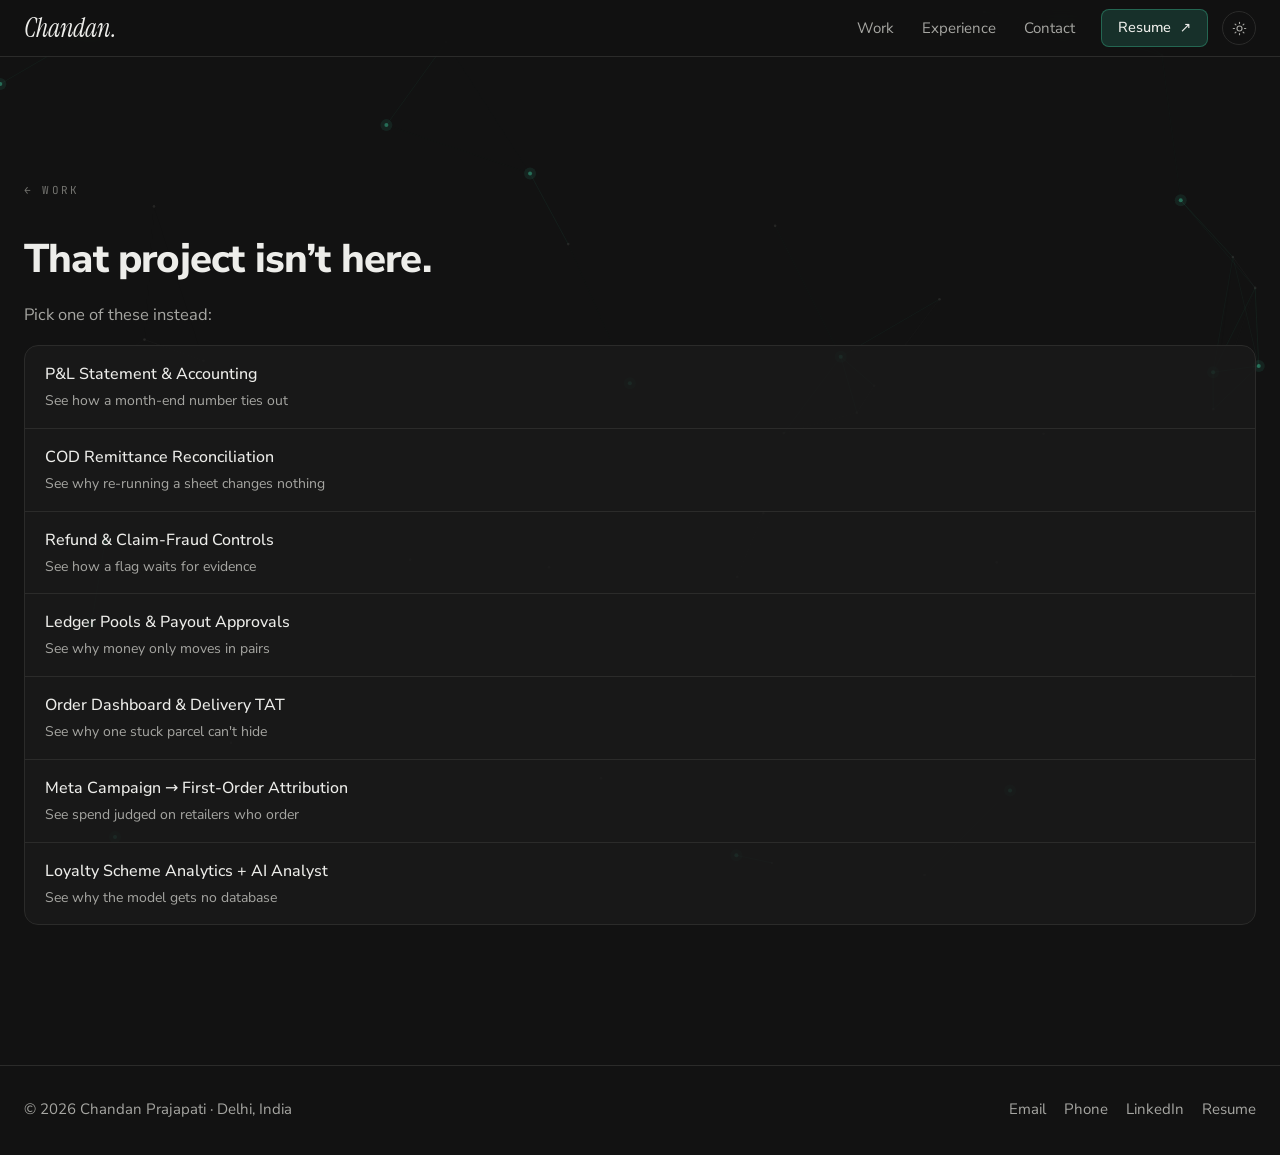
<file: work.html>
<!doctype html>
<html lang="en" data-theme="dark">
<head>
<meta charset="utf-8">
<meta name="viewport" content="width=device-width, initial-scale=1">
<title>Work — Chandan Prajapati</title>
<meta name="description" content="How one of Chandan Prajapati's dashboards was built, how it ties out, and the numbers behind it.">
<meta name="theme-color" content="#121212">
<link rel="icon" href="favicon.svg" type="image/svg+xml">
<script>
  (function () {
    var t = null;
    try { t = localStorage.getItem("theme"); } catch (e) {}
    document.documentElement.dataset.theme = t === "light" ? "light" : "dark";
    document.documentElement.classList.add("js");
  })();
</script>
<link rel="preconnect" href="https://fonts.googleapis.com">
<link rel="preconnect" href="https://fonts.gstatic.com" crossorigin>
<link rel="stylesheet" href="https://fonts.googleapis.com/css2?family=Instrument+Serif:ital@0;1&amp;family=JetBrains+Mono:wght@400;500&amp;family=Nunito+Sans:wght@300;400;500;600;700;800&amp;display=swap">
<link rel="stylesheet" href="styles.css">
</head>
<body>
<a class="skip" href="#main">Skip to content</a>
<canvas id="bg" aria-hidden="true"></canvas>
<div id="progress" aria-hidden="true"></div>

<header class="top">
  <div class="wrap">
    <a class="logo" href="index.html" aria-label="Chandan Prajapati, home">Chandan.</a>
    <nav class="nav" aria-label="Primary">
      <a class="link" href="index.html#work">Work</a>
      <a class="link" href="index.html#experience">Experience</a>
      <a class="link" href="index.html#contact">Contact</a>
      <a class="btn btn-soft" href="resume.html">Resume <span class="ext" aria-hidden="true">↗</span></a>
      <button class="theme-btn" type="button" aria-label="Switch theme">
        <svg class="i-sun" viewBox="0 0 24 24" fill="none" stroke="currentColor" stroke-width="1.8" stroke-linecap="round" aria-hidden="true"><circle cx="12" cy="12" r="4"/><path d="M12 2v2M12 20v2M4.9 4.9l1.4 1.4M17.7 17.7l1.4 1.4M2 12h2M20 12h2M4.9 19.1l1.4-1.4M17.7 6.3l1.4-1.4"/></svg>
        <svg class="i-moon" viewBox="0 0 24 24" fill="none" stroke="currentColor" stroke-width="1.8" stroke-linecap="round" stroke-linejoin="round" aria-hidden="true"><path d="M21 12.8A9 9 0 1 1 11.2 3a7 7 0 0 0 9.8 9.8z"/></svg>
      </button>
    </nav>
  </div>
</header>

<main id="main">
  <div class="wrap" id="page">
    <noscript><div class="missing"><h1>This page needs JavaScript.</h1><p class="prose"><a href="resume.html">The web resume</a> lists the same work.</p></div></noscript>
  </div>
</main>

<footer class="foot">
  <div class="wrap">
    <span>© <span id="year">2026</span> Chandan Prajapati · Delhi, India</span>
    <nav aria-label="Footer">
      <a href="mailto:chandangah@gmail.com">Email</a>
      <a href="tel:+919305129200">Phone</a>
      <a href="https://www.linkedin.com/in/chandan-prajapati-915568166/" target="_blank" rel="noopener">LinkedIn</a>
      <a href="resume.html">Resume</a>
    </nav>
  </div>
</footer>

<script src="projects.js"></script>
<script src="work.js"></script>
<script src="app.js"></script>
</body>
</html>
</file>
<file: styles.css>
/* ==========================================================================
   Chandan Prajapati — portfolio
   Tokens first. Dark is the default; the cream light theme is the :root set.
   ========================================================================== */

:root {
  --bg: #f3eee4;
  --surface: #faf6ee;
  --surface-2: #ece5d7;
  --ink: #1f1c18;
  --muted: #6b665e;
  --faint: #9a948a;
  --line: #e1d9c9;
  --rule: #b3a993;
  --accent: #0d8f6c;
  --accent-ink: #ffffff;
  --accent-soft: #dcefe3;
  --warn: #b8741a;
  --warn-soft: #f5e6cd;
  --glass: rgba(243, 238, 228, 0.8);

  --sans: "Nunito Sans", "Avenir Next", system-ui, -apple-system, "Segoe UI", sans-serif;
  --mono: "JetBrains Mono", ui-monospace, "SF Mono", Menlo, Consolas, monospace;
  --serif: "Instrument Serif", Georgia, "Times New Roman", serif;

  --wrap: 1240px;
  --gut: 24px;
  --ease: cubic-bezier(0.23, 1, 0.32, 1);
  color-scheme: light;
}

:root[data-theme="dark"] {
  --bg: #121212;
  --surface: #1a1a1a;
  --surface-2: #222221;
  --ink: #ededea;
  --muted: #a6a6a2;
  --faint: #72726e;
  --line: #2b2b2a;
  --rule: #4b4b49;
  --accent: #34a884;
  --accent-ink: #0b1a15;
  --accent-soft: #17302a;
  --warn: #cf9540;
  --warn-soft: #2f2414;
  --glass: rgba(18, 18, 18, 0.8);
  color-scheme: dark;
}

/* ---------- base ---------- */

*, *::before, *::after { box-sizing: border-box; }
html { scroll-behavior: smooth; -webkit-text-size-adjust: 100%; }
body {
  margin: 0;
  background: var(--bg);
  color: var(--ink);
  font: 400 16px/1.5 var(--sans);
  -webkit-font-smoothing: antialiased;
  -moz-osx-font-smoothing: grayscale;
  text-rendering: optimizeLegibility;
  overflow-x: hidden;
}
a { color: inherit; text-decoration: none; }
img, svg { display: block; max-width: 100%; }
button { font: inherit; color: inherit; background: none; border: 0; padding: 0; cursor: pointer; }
p { margin: 0; }
::selection { background: var(--accent); color: var(--accent-ink); }
:focus-visible { outline: 2px solid var(--accent); outline-offset: 3px; border-radius: 6px; }

.wrap { max-width: calc(var(--wrap) + var(--gut) * 2); margin: 0 auto; padding: 0 var(--gut); }
.skip { position: absolute; left: -9999px; top: 10px; z-index: 100; padding: 8px 12px; border-radius: 8px; background: var(--accent); color: var(--accent-ink); }
.skip:focus { left: 10px; }
.sr { position: absolute; width: 1px; height: 1px; overflow: hidden; clip: rect(0 0 0 0); white-space: nowrap; }

/* Background network (drawn by app.js) */
#bg { position: fixed; inset: 0; width: 100%; height: 100%; z-index: -1; pointer-events: none; }

/* Scroll progress */
#progress {
  position: fixed; top: 0; left: 0; z-index: 60;
  width: 100%; height: 2px;
  background: var(--accent);
  transform-origin: 0 50%; transform: scaleX(0);
}

/* ---------- header ---------- */

.top {
  position: sticky; top: 0; z-index: 50;
  background: var(--glass);
  -webkit-backdrop-filter: saturate(1.3) blur(14px);
  backdrop-filter: saturate(1.3) blur(14px);
  border-bottom: 1px solid var(--line);
}
.top .wrap { height: 56px; display: flex; align-items: center; justify-content: space-between; gap: 16px; }
.logo { font: italic 400 26px/1 var(--serif); letter-spacing: -0.005em; white-space: nowrap; }
.nav { display: flex; align-items: center; gap: 4px; }
.nav .link { padding: 8px 12px; border-radius: 8px; color: var(--muted); font-size: 15px; transition: color 0.2s; }
.nav .link:hover { color: var(--ink); }
.nav .btn { margin-left: 10px; }
.theme-btn {
  display: grid; place-items: center;
  width: 34px; height: 34px; margin-left: 10px;
  border: 1px solid var(--line); border-radius: 50%;
  color: var(--muted);
  transition: color 0.2s, border-color 0.2s, transform 0.16s var(--ease);
}
.theme-btn:hover { color: var(--ink); border-color: var(--rule); }
.theme-btn:active { transform: scale(0.92); }
.theme-btn svg { width: 15px; height: 15px; }
.theme-btn .i-moon { display: none; }
:root:not([data-theme="dark"]) .theme-btn .i-sun { display: none; }
:root:not([data-theme="dark"]) .theme-btn .i-moon { display: block; }

/* ---------- buttons ---------- */

.btn {
  display: inline-flex; align-items: center; gap: 8px;
  height: 38px; padding: 0 16px;
  border: 1px solid var(--line); border-radius: 8px;
  background: color-mix(in srgb, var(--surface) 55%, transparent);
  color: var(--ink);
  font-size: 14.5px; font-weight: 500; white-space: nowrap;
  transition: border-color 0.2s, background-color 0.2s, transform 0.16s var(--ease), filter 0.2s;
}
.btn:hover { border-color: var(--rule); }
.btn:active { transform: scale(0.97); }
.btn-primary {
  background: var(--accent); border-color: var(--accent); color: var(--accent-ink); font-weight: 600;
  box-shadow: 0 12px 30px -12px var(--accent);
}
.btn-primary:hover { border-color: var(--accent); filter: brightness(1.07); }
.btn-soft {
  background: var(--accent-soft);
  border-color: color-mix(in srgb, var(--accent) 45%, transparent);
}
.btn-soft:hover { border-color: var(--accent); }
.btn .ext { font-size: 0.95em; }

/* ---------- hero ---------- */

.hero { position: relative; padding-top: 88px; isolation: isolate; overflow-x: clip; }
.hero::before {
  content: ""; position: absolute; inset: -56px -40px -60px; z-index: -1; pointer-events: none;
  background-image:
    linear-gradient(var(--line) 1px, transparent 1px),
    linear-gradient(90deg, var(--line) 1px, transparent 1px);
  background-size: 46px 46px;
  -webkit-mask-image: radial-gradient(ellipse 65% 62% at 38% 34%, #000 18%, transparent 72%);
  mask-image: radial-gradient(ellipse 65% 62% at 38% 34%, #000 18%, transparent 72%);
  opacity: 0.55;
}
.hero-grid { display: grid; grid-template-columns: minmax(0, 1fr) 340px; gap: 56px; align-items: center; }

.eyebrow {
  display: flex; align-items: center; gap: 12px;
  font: 400 11px/1.5 var(--mono); letter-spacing: 0.2em; text-transform: uppercase; color: var(--muted);
}
.dot { width: 8px; height: 8px; flex: none; border-radius: 50%; background: var(--accent); animation: pulse 2.6s ease-out infinite; }
@keyframes pulse {
  0% { box-shadow: 0 0 0 0 color-mix(in srgb, var(--accent) 55%, transparent); }
  70%, 100% { box-shadow: 0 0 0 9px color-mix(in srgb, var(--accent) 0%, transparent); }
}

.name { margin: 22px 0 0; font-size: clamp(46px, 6vw, 72px); line-height: 0.96; letter-spacing: -0.022em; font-weight: 400; }
.name span { display: block; }
.name .first { font-weight: 300; color: var(--muted); }
.name .last { font-weight: 800; }
.lede { margin-top: 30px; max-width: 36em; font-size: 19px; line-height: 1.56; color: var(--muted); }
.lede strong { color: var(--ink); font-weight: 500; }
.cta { display: flex; flex-wrap: wrap; gap: 12px; margin-top: 36px; }

/* Portrait: a round photo in an offset accent disc, with orbit rings.
   The nodes around it are drawn on .hero-net by app.js. */
.portrait-wrap { position: relative; justify-self: end; width: 300px; aspect-ratio: 1; margin-right: 24px; }
.hero-net { position: absolute; left: -160px; top: -160px; width: calc(100% + 320px); height: calc(100% + 320px); pointer-events: none; }
.portrait { position: relative; width: 100%; height: 100%; }
.portrait::before {
  content: ""; position: absolute; inset: -18px; border-radius: 50%;
  background: var(--accent-soft);
  border: 1px solid color-mix(in srgb, var(--accent) 38%, transparent);
  transform: translate(9px, 11px);
  box-shadow: 0 40px 90px -36px color-mix(in srgb, var(--accent) 75%, transparent);
}
.portrait::after {
  content: ""; position: absolute; inset: -40px; border-radius: 50%;
  border: 1px dashed var(--line); pointer-events: none;
}
.portrait-card {
  position: relative; z-index: 1; height: 100%; overflow: hidden;
  border-radius: 50%; background: var(--surface-2);
  box-shadow: 0 0 0 1px color-mix(in srgb, var(--accent) 45%, transparent), 0 24px 60px -24px rgba(0, 0, 0, 0.55);
}
.portrait-card img { width: 100%; height: 100%; object-fit: cover; }
.portrait .tag-live {
  position: absolute; z-index: 2; right: -6px; bottom: 26px;
  display: inline-flex; align-items: center; gap: 8px;
  padding: 7px 11px; border: 1px solid var(--line); border-radius: 999px;
  background: color-mix(in srgb, var(--surface) 92%, transparent);
  -webkit-backdrop-filter: blur(6px); backdrop-filter: blur(6px);
  font: 400 11px/1 var(--mono); color: var(--muted); white-space: nowrap;
  box-shadow: 0 10px 30px -14px rgba(0, 0, 0, 0.5);
}
.portrait .tag-live .dot { width: 6px; height: 6px; }

/* Query stream */
.stream {
  margin-top: 64px;
  border: 1px solid var(--line); border-radius: 12px; overflow: hidden;
  background: color-mix(in srgb, var(--surface) 72%, transparent);
  -webkit-backdrop-filter: blur(3px); backdrop-filter: blur(3px);
}
.panel-head {
  display: flex; justify-content: space-between; align-items: center; gap: 12px;
  padding: 10px 14px; border-bottom: 1px solid var(--line);
  font: 400 11px/1.4 var(--mono); letter-spacing: 0.2em; text-transform: uppercase; color: var(--muted);
}
.panel-head .l { display: flex; align-items: center; gap: 10px; }
.panel-head .l .dot { width: 7px; height: 7px; }
.panel-head .aside { letter-spacing: 0.02em; text-transform: none; color: var(--faint); white-space: nowrap; }
.stream-body {
  display: flex; flex-direction: column; justify-content: flex-end;
  height: 124px; padding: 8px 14px 10px; overflow: hidden;
  font: 400 12.5px/20px var(--mono);
  -webkit-mask-image: linear-gradient(to bottom, transparent 0, #000 36%);
  mask-image: linear-gradient(to bottom, transparent 0, #000 36%);
}
.srow { display: flex; gap: 14px; white-space: nowrap; animation: rowin 0.5s var(--ease) both; }
.srow .t { color: var(--faint); }
.srow .e { color: var(--ink); }
.srow .e.fin { color: var(--accent); }
.srow .e.warn { color: var(--warn); }
.srow .s { color: var(--ink); }
.srow .x { color: var(--faint); overflow: hidden; text-overflow: ellipsis; }
@keyframes rowin { from { opacity: 0; transform: translateY(8px); } }
.legend { display: flex; gap: 26px; margin-top: 10px; padding-left: 2px; font-size: 11.5px; color: var(--faint); }
.legend span { display: inline-flex; align-items: center; gap: 8px; }
.legend i { width: 6px; height: 6px; border-radius: 50%; background: var(--faint); }
.legend i.fin { background: var(--accent); }
.legend i.warn { background: var(--warn); }

/* Stats band */
.band {
  margin-top: 72px;
  border: 1px solid var(--line); border-radius: 14px; overflow: hidden;
  background: linear-gradient(180deg, color-mix(in srgb, var(--surface) 92%, transparent), color-mix(in srgb, var(--surface) 70%, transparent));
}
.band .panel-head { padding: 12px 20px; }
.band-clip { overflow: hidden; }
.band-grid { display: grid; grid-template-columns: repeat(5, minmax(0, 1fr)); margin: -1px 0 0 -1px; }
.stat { padding: 28px 20px 26px; border-left: 1px solid var(--line); border-top: 1px solid var(--line); }
.stat .v { font: 500 36px/1 var(--mono); letter-spacing: -0.025em; white-space: nowrap; }
.stat .l { margin-top: 16px; font-size: 14.5px; line-height: 1.38; }
.stat .h { margin-top: 5px; font-size: 12.5px; line-height: 1.45; color: var(--faint); }

/* ---------- sections ---------- */

.sec { padding-top: 128px; scroll-margin-top: 40px; }
.sec-head {
  display: flex; justify-content: space-between; align-items: flex-end; gap: 16px;
  padding-bottom: 16px; margin-bottom: 26px; border-bottom: 1px solid var(--line);
}
.sec-title { margin: 0; font: 600 14px/1.4 var(--sans); letter-spacing: 0.15em; text-transform: uppercase; color: var(--muted); }
.sec-sub { margin-top: 6px; font-size: 14.5px; color: var(--faint); letter-spacing: 0; text-transform: none; font-weight: 400; }

/* How I work */
.about { display: grid; grid-template-columns: minmax(0, 1fr) minmax(0, 1.08fr); gap: 44px; align-items: start; }
.about-copy p { margin-bottom: 16px; font-size: 16.5px; line-height: 1.68; color: var(--muted); }
.about-copy strong { color: var(--ink); font-weight: 500; }
.pcards { display: grid; gap: 12px; }
.pcard {
  display: grid; grid-template-columns: 30px minmax(0, 1fr); column-gap: 14px;
  padding: 20px 22px 22px;
  border: 1px solid var(--line); border-radius: 12px;
  background: color-mix(in srgb, var(--surface) 82%, transparent);
  transition: border-color 0.25s, transform 0.25s var(--ease);
}
.pcard:hover { border-color: var(--rule); transform: translateY(-1px); }
.pcard .n { font: 400 11px/2 var(--mono); color: var(--faint); }
.pcard h3 { margin: 0; font-size: 16.5px; font-weight: 600; letter-spacing: -0.005em; line-height: 1.4; }
.pcard p { grid-column: 2; margin-top: 6px; font-size: 14.5px; line-height: 1.62; color: var(--muted); }

/* Selected work */
.work-intro { max-width: 58em; font-size: 16px; line-height: 1.6; color: var(--muted); }
.work-note { margin-top: 8px; font-size: 13.5px; color: var(--faint); }
.work-bar { display: flex; justify-content: space-between; align-items: center; gap: 16px; flex-wrap: wrap; margin: 30px 0 20px; }
.chips { display: flex; flex-wrap: wrap; align-items: center; gap: 8px; }
.chips .lbl { margin-right: 6px; font: 400 11px var(--mono); letter-spacing: 0.2em; text-transform: uppercase; color: var(--faint); }
.chip {
  height: 30px; padding: 0 12px;
  border: 1px solid var(--line); border-radius: 999px;
  font-size: 13.5px; color: var(--muted);
  transition: color 0.2s, border-color 0.2s, background-color 0.2s;
}
.chip:hover { color: var(--ink); border-color: var(--rule); }
.chip[aria-pressed="true"] { color: var(--ink); background: var(--accent-soft); border-color: color-mix(in srgb, var(--accent) 50%, transparent); }
.seg { display: inline-flex; padding: 4px; border: 1px solid var(--line); border-radius: 999px; background: color-mix(in srgb, var(--surface) 80%, transparent); }
.seg button { height: 30px; padding: 0 15px; border-radius: 999px; font-size: 14px; color: var(--muted); transition: color 0.2s, background-color 0.25s; }
.seg button[aria-pressed="true"] { background: var(--accent); color: var(--accent-ink); font-weight: 600; }

.work-grid { display: grid; grid-template-columns: minmax(0, 1.42fr) minmax(0, 1fr); gap: 32px; align-items: start; }
.plist { border: 1px solid var(--line); border-radius: 14px; overflow: hidden; background: color-mix(in srgb, var(--surface) 70%, transparent); }
.prow {
  position: relative;
  display: grid;
  grid-template-columns: 54px minmax(0, 1fr) auto;
  grid-template-areas:
    "num head kpi"
    "viz viz viz"
    ".   desc desc"
    ".   stack stack";
  min-height: 330px; padding: 34px 26px 28px 22px;
  border-top: 1px solid var(--line);
  transition: background-color 0.5s var(--ease), opacity 0.45s var(--ease);
}
.prow:first-child { border-top: 0; }
.prow[hidden] { display: none; }
.prow::before {
  content: ""; position: absolute; left: 0; top: 0; bottom: 0; width: 3px;
  background: var(--accent); transform: scaleY(0); transform-origin: 50% 0;
  transition: transform 0.5s var(--ease);
}
.prow .cover { position: absolute; inset: 0; z-index: 2; border-radius: inherit; }
.prow .cover:focus-visible { outline-offset: -3px; }
.prow .num { grid-area: num; font: 400 11px/2.3 var(--mono); color: var(--faint); }
.prow .head { grid-area: head; }
.prow h3 { margin: 0; font-size: 23px; font-weight: 500; line-height: 1.3; letter-spacing: -0.01em; }
.prow .hook { margin-top: 6px; font-size: 14.5px; color: var(--muted); }
.prow .kpi { grid-area: kpi; padding-left: 20px; text-align: right; }
.kpi .v { font: 500 28px/1 var(--mono); letter-spacing: -0.02em; white-space: nowrap; transition: color 0.4s; }
.kpi .l { margin-top: 7px; font-size: 12px; color: var(--muted); white-space: nowrap; }
.prow .viz { grid-area: viz; justify-self: center; width: 232px; margin: 22px 0 14px; color: var(--rule); transition: color 0.4s, opacity 0.4s; }
.viz svg { width: 100%; height: auto; overflow: visible; }
.viz .vl { margin-top: 4px; text-align: center; font: 400 9.5px var(--mono); letter-spacing: 0.06em; color: var(--faint); }
.prow .desc { grid-area: desc; display: none; margin: 4px 0 12px; font-size: 14.5px; line-height: 1.6; color: var(--muted); }
.prow .stack { grid-area: stack; max-width: 30em; font: 400 11px/1.9 var(--mono); letter-spacing: 0.18em; text-transform: uppercase; color: var(--faint); }
.prow .arrow { position: absolute; left: 3px; top: 50%; margin-top: -10px; font-size: 18px; color: var(--accent); opacity: 0; transform: translateX(-4px); transition: opacity 0.4s, transform 0.4s var(--ease); }

.plist.has-active .prow:not(.is-active) { opacity: 0.5; }
.plist.has-active .prow:not(.is-active) .viz { opacity: 0.55; }
.prow.is-active { background: linear-gradient(90deg, var(--accent-soft) 0%, color-mix(in srgb, var(--accent-soft) 35%, transparent) 42%, transparent 78%); }
.prow.is-active::before { transform: scaleY(1); }
.prow.is-active .kpi .v { color: var(--accent); }
.prow.is-active .viz { color: var(--muted); }
.prow.is-active .arrow { opacity: 1; transform: none; }
.prow:hover h3 { color: var(--ink); }

/* Viz primitives */
.v-line { fill: none; stroke: currentColor; stroke-width: 1.2; }
.v-dash { fill: none; stroke: currentColor; stroke-width: 1; stroke-dasharray: 3 3; }
.v-soft { fill: currentColor; opacity: 0.18; }
.v-fill { fill: currentColor; }
.v-acc { fill: none; stroke: var(--accent); stroke-width: 1.4; }
.v-accf { fill: var(--accent); }
.v-accs { fill: var(--accent); opacity: 0.22; }
.v-warn { fill: var(--warn); }
.v-warns { fill: none; stroke: var(--warn); stroke-width: 1.3; }
.v-bg { fill: var(--bg); }
.v-t { font: 400 8px var(--mono); fill: var(--faint); }
.v-ta { font: 400 8px var(--mono); fill: var(--accent); }

/* Sticky detail panel */
.ppanel { position: sticky; top: 96px; }
.pp {
  border: 1px solid var(--line); border-radius: 16px; padding: 24px;
  background: color-mix(in srgb, var(--surface) 90%, transparent);
  -webkit-backdrop-filter: blur(8px); backdrop-filter: blur(8px);
}
.pp-body { transition: opacity 0.22s ease, transform 0.22s var(--ease); }
.pp-body.swap { opacity: 0; transform: translateY(6px); }
.pp-top { display: flex; justify-content: space-between; gap: 12px; font: 400 11px/1.5 var(--mono); letter-spacing: 0.18em; text-transform: uppercase; color: var(--faint); }
.pp-top .c { white-space: nowrap; }
.pp-track { position: relative; height: 1px; margin: 14px 0 22px; background: var(--line); }
.pp-track i { position: absolute; left: 0; top: -0.5px; height: 2px; background: var(--accent); transition: width 0.6s var(--ease); }
.pp-title { margin: 0; font-size: 22px; font-weight: 500; line-height: 1.3; letter-spacing: -0.01em; }
.pp-desc { margin-top: 10px; font-size: 15px; line-height: 1.62; color: var(--muted); }
.pp-stats { display: grid; grid-template-columns: repeat(3, minmax(0, 1fr)); gap: 8px; margin-top: 18px; }
.pp-stat { padding: 10px 11px 11px; border: 1px solid var(--line); border-radius: 8px; background: color-mix(in srgb, var(--surface-2) 55%, transparent); }
.pp-stat .v { font: 500 15px/1.3 var(--mono); }
.pp-stat .l { margin-top: 4px; font-size: 11.5px; line-height: 1.38; color: var(--muted); }
.pills { display: flex; flex-wrap: wrap; gap: 6px; margin-top: 16px; }
.pill { padding: 7px 10px; border: 1px solid var(--line); border-radius: 999px; font: 400 11.5px/1 var(--mono); color: var(--ink); background: color-mix(in srgb, var(--surface) 70%, transparent); }
.pp-cta { display: flex; align-items: center; flex-wrap: wrap; gap: 14px; margin-top: 20px; }
.btn-pill {
  display: inline-flex; align-items: center; gap: 10px;
  min-height: 38px; padding: 8px 16px; border-radius: 999px;
  background: var(--accent); color: var(--accent-ink);
  font-size: 14px; font-weight: 600; line-height: 1.3;
  box-shadow: 0 12px 30px -14px var(--accent);
  transition: filter 0.2s, transform 0.16s var(--ease);
}
.btn-pill:hover { filter: brightness(1.07); }
.btn-pill:active { transform: scale(0.97); }
.read { font: 400 11.5px var(--mono); color: var(--faint); }
.pp-quote { margin-top: 22px; font: italic 400 23px/1.25 var(--serif); letter-spacing: -0.005em; }
.pp-intro .big { font: italic 400 30px/1.2 var(--serif); letter-spacing: -0.01em; }
.pp-intro p + p { margin-top: 14px; font-size: 15px; color: var(--muted); line-height: 1.6; }

/* Cards view */
.work-grid.is-cards { grid-template-columns: minmax(0, 1fr); }
.work-grid.is-cards .ppanel { display: none; }
.work-grid.is-cards .plist { display: grid; grid-template-columns: repeat(2, minmax(0, 1fr)); gap: 16px; border: 0; border-radius: 0; background: none; overflow: visible; }
.work-grid.is-cards .prow {
  min-height: 0; opacity: 1; border: 1px solid var(--line); border-radius: 14px;
  background: color-mix(in srgb, var(--surface) 85%, transparent);
  transition: border-color 0.25s, transform 0.25s var(--ease);
}
.work-grid.is-cards .prow:hover { border-color: var(--rule); transform: translateY(-2px); }
.work-grid.is-cards .prow::before, .work-grid.is-cards .prow .arrow { display: none; }
.work-grid.is-cards .prow .desc { display: block; }
.work-grid.is-cards .prow .viz { color: var(--muted); opacity: 1; }
.work-grid.is-cards .prow .kpi .v { color: var(--accent); }

/* More work */
.more { border: 1px solid var(--line); border-radius: 14px; overflow: hidden; background: color-mix(in srgb, var(--surface) 82%, transparent); }
.more details + details { border-top: 1px solid var(--line); }
.more summary {
  display: grid; grid-template-columns: minmax(0, 1fr) auto; column-gap: 24px;
  padding: 19px 20px 18px; cursor: pointer; list-style: none;
  transition: background-color 0.2s;
}
.more summary::-webkit-details-marker { display: none; }
.more summary:hover { background: color-mix(in srgb, var(--surface-2) 45%, transparent); }
.more .t { font-size: 16px; font-weight: 500; }
.more .d { grid-column: 1; margin-top: 4px; font-size: 14px; line-height: 1.55; color: var(--muted); }
.more .m { grid-row: 1 / 3; grid-column: 2; text-align: right; font: 400 14px/1.6 var(--mono); white-space: nowrap; }
.more .m::after { content: "+"; display: block; margin-top: 6px; color: var(--faint); transition: transform 0.25s var(--ease); transform-origin: 85% 55%; }
.more details[open] .m::after { transform: rotate(45deg); }
.more .body { padding: 0 20px 20px; max-width: 62em; font-size: 14.5px; line-height: 1.65; color: var(--muted); }
.more .body b { color: var(--ink); font-weight: 500; }

/* Experience */
.xp { padding-left: 37px; }
.xp-item { position: relative; padding-bottom: 38px; }
.xp-item:last-child { padding-bottom: 0; }
.xp-item::before {
  content: ""; position: absolute; left: -33px; top: 7px;
  width: 11px; height: 11px; border-radius: 50%;
  background: var(--accent); box-shadow: 0 0 0 4px color-mix(in srgb, var(--accent) 16%, transparent);
}
.xp-item::after { content: ""; position: absolute; left: -28px; top: 28px; bottom: 4px; width: 1px; background: var(--line); }
.xp-head { display: flex; justify-content: space-between; align-items: baseline; flex-wrap: wrap; gap: 4px 16px; }
.xp-role { margin: 0; font-size: 17px; font-weight: 500; }
.xp-org { color: var(--muted); font-weight: 400; }
.xp-date { font: 400 12px var(--mono); color: var(--faint); white-space: nowrap; }
.xp-ctx { margin-top: 2px; font-size: 13.5px; color: var(--faint); }
.xp ul { margin: 14px 0 0; padding: 0; list-style: none; }
.xp li { position: relative; margin-bottom: 8px; padding-left: 16px; font-size: 15px; line-height: 1.62; color: var(--muted); }
.xp li::before { content: ""; position: absolute; left: 2px; top: 0.72em; width: 4px; height: 4px; border-radius: 50%; background: var(--faint); }
.xp li b { color: var(--ink); font-weight: 500; }

/* Education + skills */
.two { display: grid; grid-template-columns: repeat(2, minmax(0, 1fr)); gap: 24px; padding-top: 72px; }
.mini-title { margin: 0 0 14px; font: 400 11px var(--mono); letter-spacing: 0.2em; text-transform: uppercase; color: var(--faint); }
.edu-card { padding: 18px 18px 17px; margin-bottom: 12px; border: 1px solid var(--line); border-radius: 12px; background: color-mix(in srgb, var(--surface) 82%, transparent); }
.edu-card h4 { margin: 0; font-size: 16px; font-weight: 500; }
.edu-card .s { margin-top: 3px; font-size: 14.5px; color: var(--muted); }
.edu-card .y { margin-top: 10px; font: 400 12px var(--mono); color: var(--faint); }
.skills { padding: 18px 18px 20px; border: 1px solid var(--line); border-radius: 12px; background: color-mix(in srgb, var(--surface) 82%, transparent); }
.sk + .sk { margin-top: 18px; }
.sk h5 { margin: 0 0 10px; font-size: 13.5px; font-weight: 500; }
.tags { display: flex; flex-wrap: wrap; gap: 6px; }
.tag { padding: 8px 11px; border: 1px solid var(--line); border-radius: 999px; font: 400 12px/1 var(--mono); background: color-mix(in srgb, var(--surface) 70%, transparent); }
.tag.acc { color: var(--accent); border-color: color-mix(in srgb, var(--accent) 42%, transparent); background: color-mix(in srgb, var(--accent-soft) 55%, transparent); }

/* Contact */
.contact-card { padding: 34px 32px 32px; border: 1px solid var(--line); border-radius: 16px; background: color-mix(in srgb, var(--surface) 88%, transparent); }
.contact-card .big { margin: 0 0 24px; font: italic 400 clamp(26px, 3.1vw, 36px)/1.18 var(--serif); letter-spacing: -0.012em; }
.cline { display: flex; align-items: center; flex-wrap: wrap; gap: 12px; margin-top: 12px; }
.cline a { font: 400 17px var(--mono); color: var(--accent); text-decoration: underline; text-decoration-color: color-mix(in srgb, var(--accent) 38%, transparent); text-underline-offset: 5px; transition: text-decoration-color 0.2s; }
.cline a:hover { text-decoration-color: var(--accent); }
.copy { height: 27px; padding: 0 10px; border: 1px solid var(--line); border-radius: 6px; font: 400 11px var(--mono); color: var(--muted); transition: color 0.2s, border-color 0.2s; }
.copy:hover { color: var(--ink); border-color: var(--rule); }
.copy.done { color: var(--accent); border-color: color-mix(in srgb, var(--accent) 50%, transparent); }
.clinks { display: flex; flex-wrap: wrap; gap: 10px; margin-top: 28px; }

/* Footer */
.foot { margin-top: 100px; border-top: 1px solid var(--line); }
.foot .wrap { display: flex; justify-content: space-between; align-items: center; flex-wrap: wrap; gap: 14px 24px; padding-top: 32px; padding-bottom: 34px; font-size: 15px; color: var(--muted); }
.foot nav { display: flex; flex-wrap: wrap; gap: 18px; }
.foot nav a { transition: color 0.2s; }
.foot nav a:hover { color: var(--ink); }

/* Reveal on scroll */
.js [data-reveal] { opacity: 0; transform: translateY(14px); transition: opacity 0.8s var(--ease), transform 0.8s var(--ease); }
.js [data-reveal].in { opacity: 1; transform: none; }

/* ==========================================================================
   Project page
   ========================================================================== */

.wp { position: relative; padding-top: 60px; isolation: isolate; }
.back { display: inline-flex; align-items: center; gap: 10px; font: 400 11px var(--mono); letter-spacing: 0.2em; text-transform: uppercase; color: var(--faint); transition: color 0.2s; }
.back:hover { color: var(--ink); }
.wp-tags { margin-top: 26px; font: 400 11px/1.6 var(--mono); letter-spacing: 0.2em; text-transform: uppercase; color: var(--muted); }
.wp-num { position: absolute; left: 50%; top: 40px; z-index: -1; pointer-events: none; font: 800 clamp(150px, 17vw, 230px)/1 var(--sans); letter-spacing: -0.05em; color: var(--ink); opacity: 0.05; }
.wp-title { margin: 14px 0 0; max-width: 19em; font-size: clamp(34px, 4.5vw, 54px); line-height: 1.08; font-weight: 800; letter-spacing: -0.024em; }
.wp-lede { margin-top: 24px; max-width: 50em; font-size: 18px; line-height: 1.6; color: var(--muted); }
.wp .pills { margin-top: 26px; }
.wp-stats { display: grid; grid-template-columns: repeat(3, minmax(0, 1fr)); gap: 12px; margin-top: 40px; }
.wp-stat { padding: 20px 14px 18px; border: 1px solid var(--line); border-radius: 10px; background: color-mix(in srgb, var(--surface) 88%, transparent); }
.wp-stat .v { font: 500 21px/1.2 var(--mono); }
.wp-stat .l { margin-top: 7px; font-size: 14px; }

.prose p { max-width: 56em; margin-bottom: 16px; font-size: 16.5px; line-height: 1.72; color: var(--muted); }
.prose strong { color: var(--ink); font-weight: 600; }

/* Diagram */
.diagram { border: 1px solid var(--line); border-radius: 14px; overflow: hidden; background: color-mix(in srgb, var(--surface) 92%, transparent); }
.dg-scroll { overflow-x: auto; padding: 22px 22px 18px; }
.dg-canvas { position: relative; container-type: inline-size; min-width: 760px; }
.dg-canvas svg { position: absolute; inset: 0; width: 100%; height: 100%; overflow: visible; }
.node {
  position: absolute; z-index: 1;
  display: flex; flex-direction: column; align-items: center; justify-content: center; text-align: center;
  padding: 0 1.2cqw;
  border: 1px solid var(--rule); border-radius: 10px;
  background: var(--surface-2);
  transition: opacity 0.25s, border-color 0.25s, box-shadow 0.25s, transform 0.25s var(--ease);
}
.node .nt { font-size: clamp(11px, 1.6cqw, 16.5px); font-weight: 500; line-height: 1.2; color: var(--ink); }
.node .ns { margin-top: 0.4em; font-size: clamp(9.5px, 1.18cqw, 12.5px); line-height: 1.3; color: var(--muted); }
.node.k-data { background: var(--surface); box-shadow: inset 0 3px 0 var(--line); }
.node.k-service { background: var(--surface-2); border-color: var(--rule); }
.node.k-guard { background: var(--warn-soft); border-color: var(--warn); }
.node.k-llm { background: var(--accent-soft); border-color: var(--accent); }
.node.k-ext { background: transparent; border-style: dashed; }
.node.k-person { background: transparent; border-radius: 999px; border-color: var(--muted); }
.node:hover, .node.on.focus { box-shadow: 0 10px 30px -14px color-mix(in srgb, var(--accent) 80%, transparent); }
.dg-canvas.hovering .node:not(.on) { opacity: 0.3; }
.edge { fill: none; stroke: var(--rule); stroke-width: 1.2; transition: stroke 0.25s, opacity 0.25s; }
.edge.on { stroke: var(--accent); stroke-width: 1.7; }
.dg-canvas.hovering .edge:not(.on), .dg-canvas.hovering .elabel:not(.on) { opacity: 0.2; }
.ah { fill: var(--rule); }
.ah-on { fill: var(--accent); }
.elabel { font: 400 11px var(--mono); fill: var(--muted); paint-order: stroke; stroke: var(--surface); stroke-width: 6px; stroke-linejoin: round; transition: opacity 0.25s, fill 0.25s; }
.elabel.on { fill: var(--accent); }
.dg-foot { display: flex; justify-content: space-between; align-items: flex-start; flex-wrap: wrap; gap: 12px 20px; padding: 14px 18px 16px; border-top: 1px solid var(--line); }
.dg-info { flex: 1 1 360px; min-height: 3.2em; max-width: 52em; font-size: 14.5px; line-height: 1.6; color: var(--muted); }
.dg-info b { color: var(--ink); font-weight: 600; }
.dg-legend { display: flex; flex-wrap: wrap; justify-content: flex-end; gap: 6px 14px; max-width: 420px; font: 400 11px var(--mono); color: var(--muted); }
.dg-legend span { display: inline-flex; align-items: center; gap: 7px; white-space: nowrap; }
.dg-legend i { width: 15px; height: 10px; border-radius: 3px; border: 1px solid var(--rule); background: var(--surface-2); }
.dg-legend i.k-data { background: var(--surface); box-shadow: inset 0 2px 0 var(--line); }
.dg-legend i.k-guard { background: var(--warn-soft); border-color: var(--warn); }
.dg-legend i.k-llm { background: var(--accent-soft); border-color: var(--accent); }
.dg-legend i.k-ext { background: transparent; border-style: dashed; }
.dg-legend i.k-person { background: transparent; border-radius: 99px; border-color: var(--muted); }

.bgrid { display: grid; grid-template-columns: repeat(2, minmax(0, 1fr)); gap: 16px; }
.bcard { padding: 24px 22px 26px; border: 1px solid var(--line); border-radius: 14px; background: color-mix(in srgb, var(--surface) 90%, transparent); }
.bcard .n { font: 400 11px var(--mono); color: var(--faint); }
.bcard h3 { margin: 10px 0 0; font-size: 17px; font-weight: 500; line-height: 1.4; }
.bcard p { margin-top: 12px; font-size: 15px; line-height: 1.66; color: var(--muted); }
.bcard strong { color: var(--ink); font-weight: 600; }
code { padding: 2px 6px; border: 1px solid var(--line); border-radius: 5px; background: var(--surface-2); font: 400 0.84em var(--mono); color: var(--ink); white-space: nowrap; }

.ngrid { display: grid; grid-template-columns: repeat(3, minmax(0, 1fr)); gap: 16px; }
.ncard { padding: 22px 18px 20px; border: 1px solid var(--line); border-radius: 12px; background: color-mix(in srgb, var(--surface) 90%, transparent); }
.ncard .v { font: 500 30px/1.1 var(--mono); letter-spacing: -0.02em; }
.ncard .l { margin-top: 10px; font-size: 15px; }
.ncard .h { margin-top: 8px; font-size: 13px; line-height: 1.55; color: var(--faint); }
.nnote { margin-top: 18px; padding: 17px 18px; border: 1px solid color-mix(in srgb, var(--warn) 55%, transparent); border-radius: 12px; background: var(--warn-soft); font-size: 15px; line-height: 1.62; }
.nnote b { margin-right: 10px; font: 400 11px var(--mono); letter-spacing: 0.18em; text-transform: uppercase; color: var(--warn); }

.lgrid { display: grid; grid-template-columns: repeat(3, minmax(0, 1fr)); gap: 16px; }
.sec.s2 { padding-top: 96px; }
.lcard { margin: 0; padding: 28px 22px; border: 1px solid var(--line); border-radius: 14px; background: color-mix(in srgb, var(--surface) 90%, transparent); font: italic 400 24px/1.26 var(--serif); letter-spacing: -0.008em; }

.pn { display: grid; grid-template-columns: repeat(2, minmax(0, 1fr)); gap: 12px; margin-top: 88px; padding-top: 32px; border-top: 1px solid var(--line); }
.pn a { display: block; padding: 20px 18px; border: 1px solid var(--line); border-radius: 12px; background: color-mix(in srgb, var(--surface) 90%, transparent); transition: border-color 0.2s, transform 0.2s var(--ease); }
.pn a:hover { border-color: var(--rule); transform: translateY(-1px); }
.pn .k { font: 400 11px var(--mono); letter-spacing: 0.2em; text-transform: uppercase; color: var(--faint); }
.pn .t { margin-top: 7px; font-size: 16.5px; font-weight: 500; }
.pn .next { text-align: right; }
.missing { padding: 120px 0 40px; }
.missing h1 { margin: 0 0 12px; font-size: 40px; font-weight: 800; letter-spacing: -0.02em; }

/* ==========================================================================
   Responsive
   ========================================================================== */

@media (max-width: 1080px) {
  .hero-grid { grid-template-columns: minmax(0, 1fr); gap: 72px; }
  .portrait-wrap { justify-self: center; width: min(290px, 70vw); margin: 0; }
  .band-grid { grid-template-columns: repeat(3, minmax(0, 1fr)); }
  .about { grid-template-columns: minmax(0, 1fr); gap: 28px; }
  .work-grid { grid-template-columns: minmax(0, 1fr); }
  .ppanel, .seg { display: none; }
  .prow { min-height: 0; }
  .prow .desc { display: block; }
  .plist.has-active .prow:not(.is-active) { opacity: 1; }
  .plist.has-active .prow:not(.is-active) .viz { opacity: 1; }
  .prow.is-active { background: none; }
  .prow.is-active::before, .prow.is-active .arrow { transform: scaleY(0); opacity: 0; }
  .prow .viz { color: var(--muted); }
  .prow .kpi .v { color: var(--accent); }
  .two { grid-template-columns: minmax(0, 1fr); }
  .wp-num { left: auto; right: 0; }
}

@media (max-width: 720px) {
  :root { --gut: 18px; }
  .nav .link { display: none; }
  .nav .btn { margin-left: 0; }
  .hero { padding-top: 56px; }
  .eyebrow { gap: 10px; font-size: 10.5px; letter-spacing: 0.12em; }
  .lede { margin-top: 24px; font-size: 17px; }
  .cta { gap: 10px; margin-top: 30px; }
  .stream { margin-top: 56px; }
  .stream-body { font-size: 11.5px; }
  .srow .x { display: none; }
  .legend { gap: 18px; }
  .band-grid { grid-template-columns: repeat(2, minmax(0, 1fr)); }
  .stat { padding: 22px 16px; }
  .stat .v { font-size: 29px; }
  .band .panel-head .aside { display: none; }
  .sec { padding-top: 96px; }
  .prow {
    grid-template-columns: 34px minmax(0, 1fr);
    grid-template-areas: "num head" ". kpi" "viz viz" ". desc" ". stack";
    padding: 26px 18px 24px 16px;
  }
  .prow .kpi { padding: 14px 0 0; text-align: left; }
  .prow h3 { font-size: 20px; }
  .work-grid.is-cards .plist { grid-template-columns: minmax(0, 1fr); }
  .more summary { grid-template-columns: minmax(0, 1fr); }
  .more .m { grid-row: auto; grid-column: 1; text-align: left; margin-top: 8px; }
  .more .m::after { display: none; }
  .xp { padding-left: 28px; }
  .xp-item::before { left: -28px; }
  .xp-item::after { left: -23px; }
  .contact-card { padding: 24px 20px; }
  .cline a { font-size: 15px; }
  .foot { margin-top: 72px; }
  .wp { padding-top: 40px; }
  .wp-lede { font-size: 16.5px; }
  .wp-stats, .bgrid, .ngrid, .lgrid, .pn { grid-template-columns: minmax(0, 1fr); }
  .dg-scroll { padding: 16px; }
  .dg-legend { justify-content: flex-start; }
  .lcard { font-size: 22px; }
}

@media (prefers-reduced-motion: reduce) {
  html { scroll-behavior: auto; }
  *, *::before, *::after { animation-duration: 0.01ms !important; animation-iteration-count: 1 !important; transition-duration: 0.01ms !important; }
  .js [data-reveal] { opacity: 1; transform: none; }
}

@media print {
  #bg, #progress, .top, .hero-net, .stream, .seg, .chips { display: none !important; }
}
</file>
